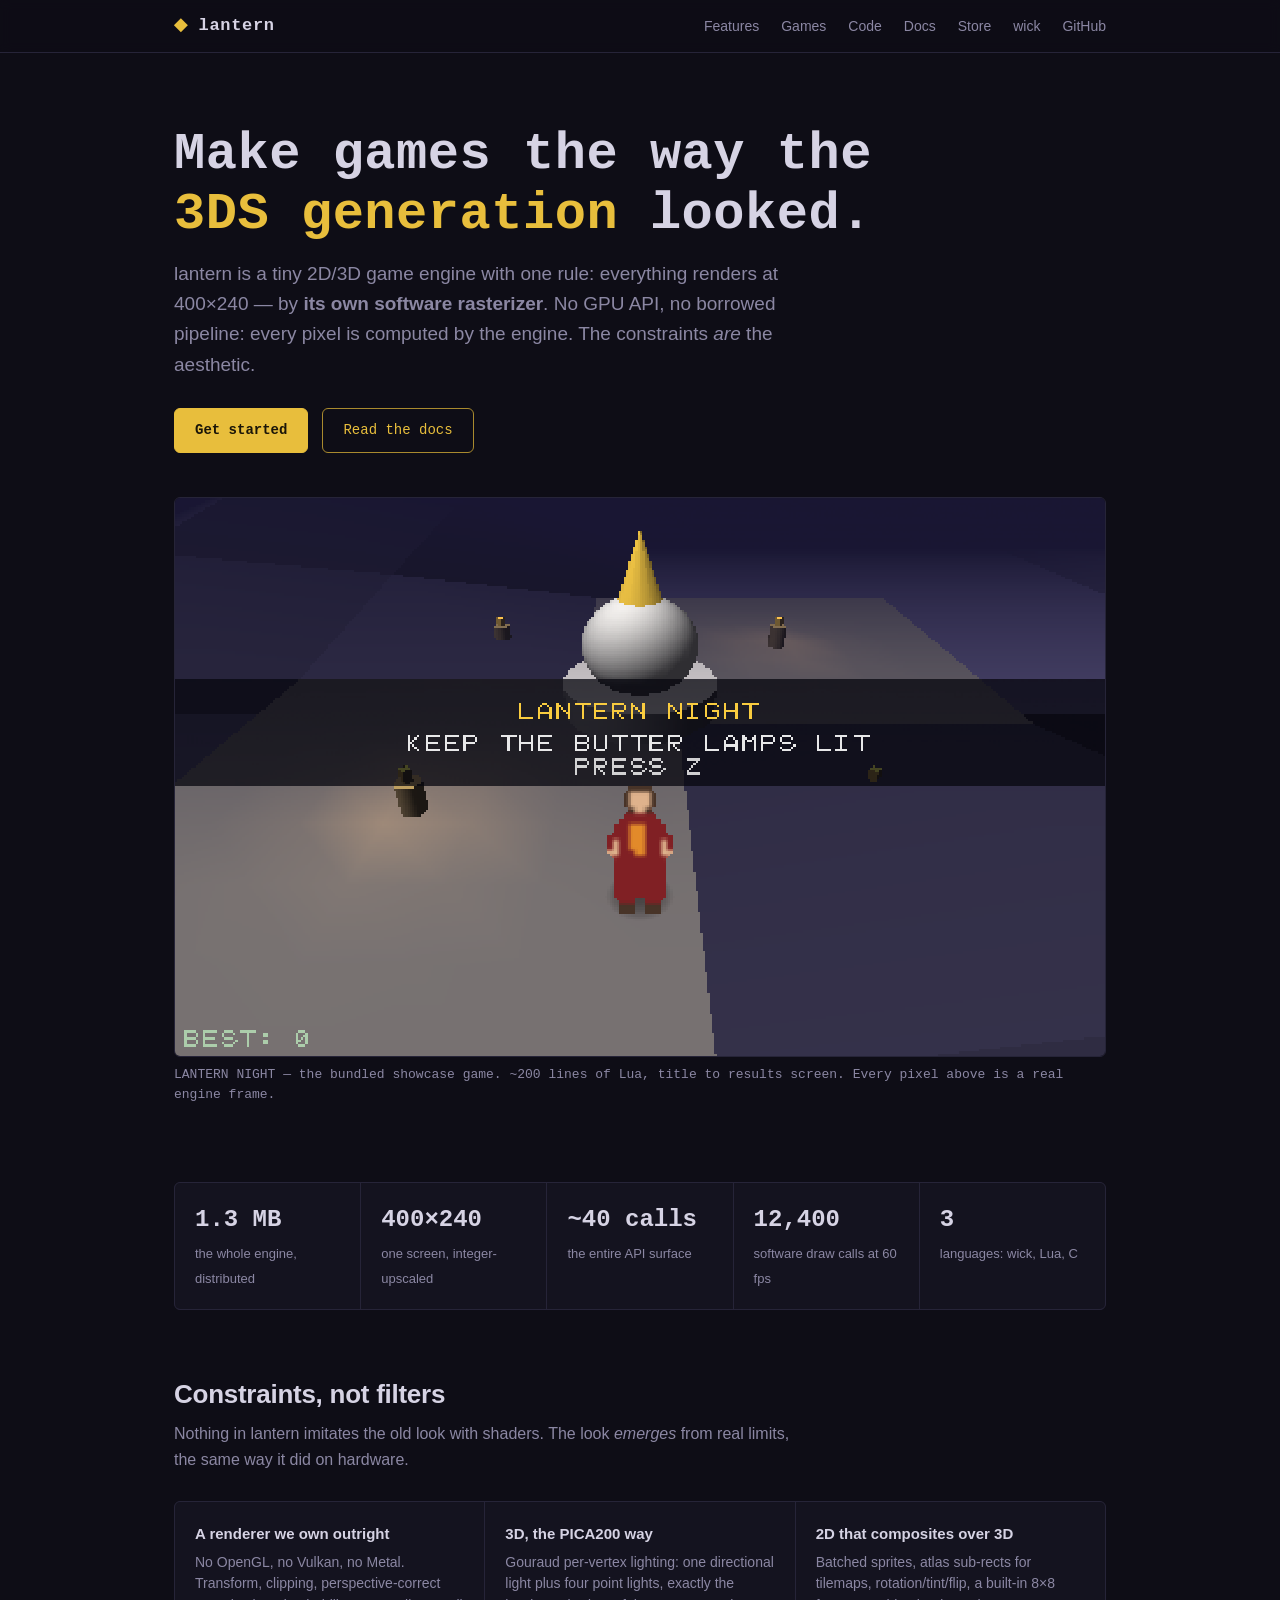
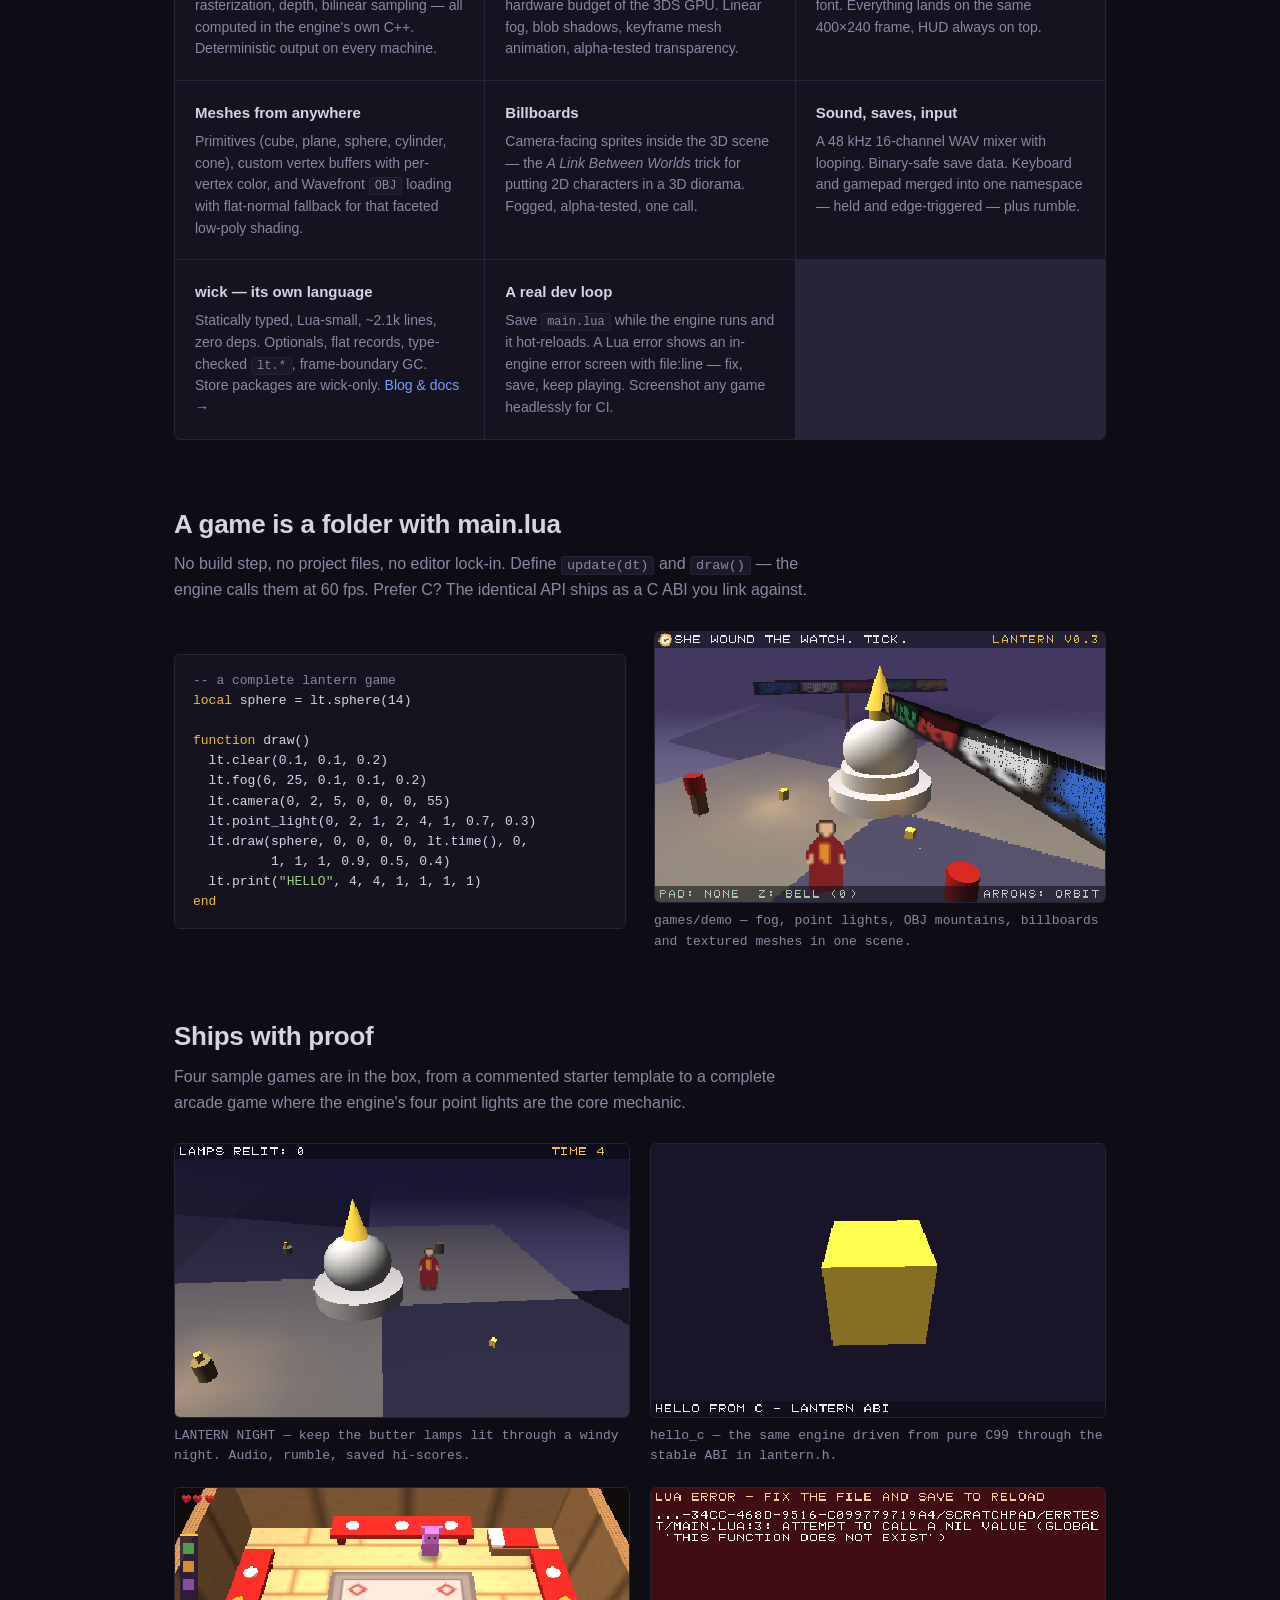
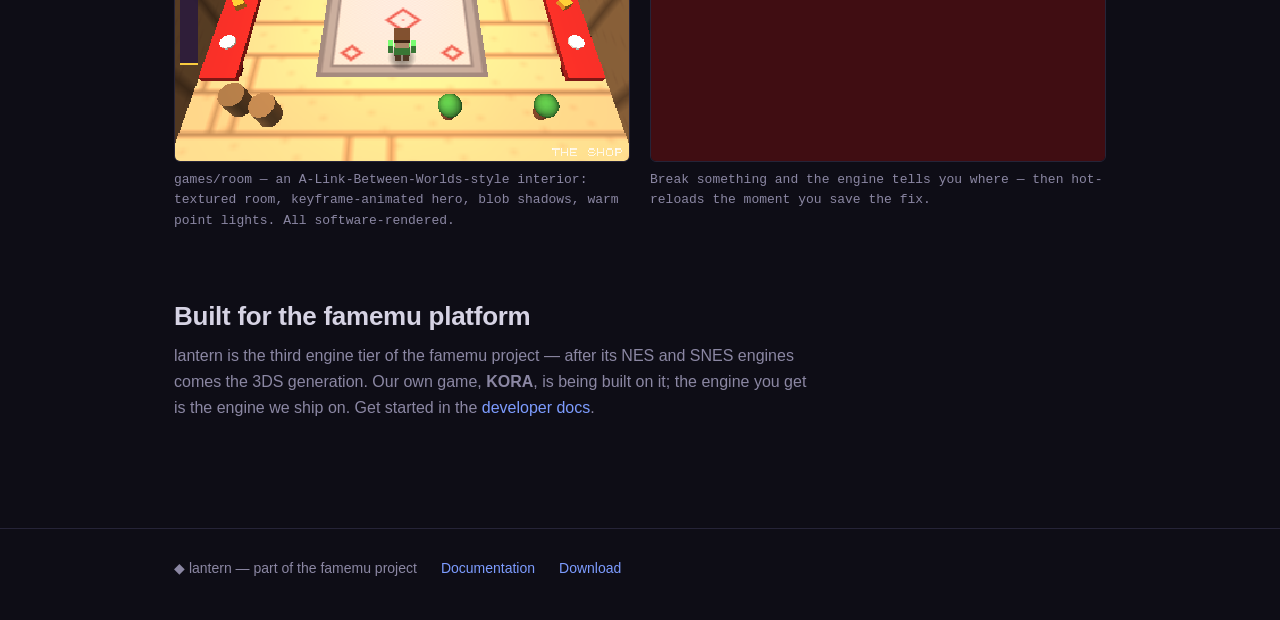
<file: site/index.html>
<!DOCTYPE html>
<html lang="en">
<head>
<meta charset="utf-8">
<meta name="viewport" content="width=device-width, initial-scale=1">
<title>lantern — a 3DS-class 2D/3D game engine</title>
<meta name="description" content="lantern is a tiny game engine for making games that look and feel like the Nintendo 3DS generation: low-poly 3D, pixel-perfect 2D, one 400×240 screen. Lua or C. 1.3 MB.">
<link rel="canonical" href="https://famemu.aulenor.com/">
<meta property="og:type" content="website">
<meta property="og:title" content="lantern — a 3DS-class 2D/3D game engine">
<meta property="og:description" content="Low-poly 3D, pixel-perfect 2D, one 400×240 screen. Lua or C. The whole engine in 1.3 MB.">
<meta property="og:url" content="https://famemu.aulenor.com/">
<meta property="og:image" content="https://famemu.aulenor.com/assets/v06-showcase-title.png">
<meta name="twitter:card" content="summary_large_image">
<link rel="stylesheet" href="style.css">
<link rel="icon" href="data:image/svg+xml,<svg xmlns='http://www.w3.org/2000/svg' viewBox='0 0 16 16'><rect x='5' y='2' width='6' height='3' fill='%23e8be3c'/><rect x='4' y='5' width='8' height='8' fill='%23e8be3c'/><rect x='6' y='7' width='4' height='4' fill='%230e0d16'/></svg>">
</head>
<body>

<header class="site">
  <div class="wrap">
    <a class="brand" href="./"><span class="tip">◆</span> lantern</a>
    <nav class="top">
      <a href="#features">Features</a>
      <a href="#games">Games</a>
      <a href="#code">Code</a>
      <a href="docs/">Docs</a>
      <a href="store/">Store</a>
      <a href="https://wick.famemu.aulenor.com/">wick</a>
      <a href="https://github.com/alikatgh/lantern">GitHub</a>
    </nav>
  </div>
</header>

<div class="wrap">

  <div class="hero">
    <h1>Make games the way the<br><em>3DS generation</em> looked.</h1>
    <p class="sub">lantern is a tiny 2D/3D game engine with one rule: everything
    renders at 400×240 — by <b>its own software rasterizer</b>. No GPU API,
    no borrowed pipeline: every pixel is computed by the engine. The
    constraints <i>are</i> the aesthetic.</p>
    <div class="cta">
      <a class="btn primary" href="docs/#install">Get started</a>
      <a class="btn" href="docs/">Read the docs</a>
    </div>

    <figure class="hero-shot">
      <img class="shot" src="assets/v06-showcase-title.png" width="400" height="240"
           alt="Lantern Night title screen: a monk stands before a stupa at night, butter lamps glowing">
      <figcaption>LANTERN NIGHT — the bundled showcase game. ~200 lines of Lua,
      title to results screen. Every pixel above is a real engine frame.</figcaption>
    </figure>
  </div>

  <div class="stats">
    <div class="stat"><b>1.3 MB</b><span>the whole engine, distributed</span></div>
    <div class="stat"><b>400×240</b><span>one screen, integer-upscaled</span></div>
    <div class="stat"><b>~40 calls</b><span>the entire API surface</span></div>
    <div class="stat"><b>12,400</b><span>software draw calls at 60 fps</span></div>
    <div class="stat"><b>3</b><span>languages: wick, Lua, C</span></div>
  </div>

  <section id="features">
    <h2>Constraints, not filters</h2>
    <p class="lead">Nothing in lantern imitates the old look with shaders.
    The look <i>emerges</i> from real limits, the same way it did on hardware.</p>

    <div class="grid">
      <div class="cell">
        <h3>A renderer we own outright</h3>
        <p>No OpenGL, no Vulkan, no Metal. Transform, clipping,
        perspective-correct rasterization, depth, bilinear sampling —
        all computed in the engine's own C++. Deterministic output on
        every machine.</p>
      </div>
      <div class="cell">
        <h3>3D, the PICA200 way</h3>
        <p>Gouraud per-vertex lighting: one directional light plus four point
        lights, exactly the hardware budget of the 3DS GPU. Linear fog,
        blob shadows, keyframe mesh animation, alpha-tested transparency.</p>
      </div>
      <div class="cell">
        <h3>2D that composites over 3D</h3>
        <p>Batched sprites, atlas sub-rects for tilemaps, rotation/tint/flip,
        a built-in 8×8 font. Everything lands on the same 400×240 frame,
        HUD always on top.</p>
      </div>
      <div class="cell">
        <h3>Meshes from anywhere</h3>
        <p>Primitives (cube, plane, sphere, cylinder, cone), custom vertex
        buffers with per-vertex color, and Wavefront <code>OBJ</code> loading
        with flat-normal fallback for that faceted low-poly shading.</p>
      </div>
      <div class="cell">
        <h3>Billboards</h3>
        <p>Camera-facing sprites inside the 3D scene — the
        <i>A&nbsp;Link Between Worlds</i> trick for putting 2D characters in a
        3D diorama. Fogged, alpha-tested, one call.</p>
      </div>
      <div class="cell">
        <h3>Sound, saves, input</h3>
        <p>A 48 kHz 16-channel WAV mixer with looping. Binary-safe save data.
        Keyboard and gamepad merged into one namespace — held and
        edge-triggered — plus rumble.</p>
      </div>
      <div class="cell">
        <h3>wick — its own language</h3>
        <p>Statically typed, Lua-small, ~2.1k lines, zero deps. Optionals,
        flat records, type-checked <code>lt.*</code>, frame-boundary GC.
        Store packages are wick-only.
        <a href="https://wick.famemu.aulenor.com/docs/blog/">Blog &amp; docs →</a></p>
      </div>
      <div class="cell">
        <h3>A real dev loop</h3>
        <p>Save <code>main.lua</code> while the engine runs and it hot-reloads.
        A Lua error shows an in-engine error screen with file:line — fix,
        save, keep playing. Screenshot any game headlessly for CI.</p>
      </div>
    </div>
  </section>

  <section id="code">
    <h2>A game is a folder with main.lua</h2>
    <p class="lead">No build step, no project files, no editor lock-in.
    Define <code>update(dt)</code> and <code>draw()</code> — the engine calls
    them at 60 fps. Prefer C? The identical API ships as a C ABI you link
    against.</p>

    <div class="cols">
      <pre><code><span class="c">-- a complete lantern game</span>
<span class="k">local</span> sphere = lt.sphere(14)

<span class="k">function</span> draw()
  lt.clear(0.1, 0.1, 0.2)
  lt.fog(6, 25, 0.1, 0.1, 0.2)
  lt.camera(0, 2, 5, 0, 0, 0, 55)
  lt.point_light(0, 2, 1, 2, 4, 1, 0.7, 0.3)
  lt.draw(sphere, 0, 0, 0, 0, lt.time(), 0,
          1, 1, 1, 0.9, 0.5, 0.4)
  lt.print(<span class="s">"HELLO"</span>, 4, 4, 1, 1, 1, 1)
<span class="k">end</span></code></pre>
      <figure>
        <img class="shot" src="assets/v06-demo.png" width="400" height="240"
             alt="Monastery at dusk demo: stupa, prayer flags, fog, butter lamp light pools">
        <figcaption>games/demo — fog, point lights, OBJ mountains,
        billboards and textured meshes in one scene.</figcaption>
      </figure>
    </div>
  </section>

  <section id="games">
    <h2>Ships with proof</h2>
    <p class="lead">Four sample games are in the box, from a commented
    starter template to a complete arcade game where the engine's four
    point lights are the core mechanic.</p>

    <div class="gallery">
      <figure>
        <img class="shot" src="assets/v06-showcase-play.png" width="400" height="240"
             alt="Lantern Night gameplay: monk near the stupa, one lamp blown out">
        <figcaption>LANTERN NIGHT — keep the butter lamps lit through a
        windy night. Audio, rumble, saved hi-scores.</figcaption>
      </figure>
      <figure>
        <img class="shot" src="assets/v06-hello-c.png" width="400" height="240"
             alt="hello_c: a gouraud-lit gold cube rendered from pure C">
        <figcaption>hello_c — the same engine driven from pure C99
        through the stable ABI in lantern.h.</figcaption>
      </figure>
      <figure>
        <img class="shot" src="assets/v06-room.png" width="400" height="240"
             alt="The Shop: a warm wooden interior with red benches, a carpet, a purple shopkeeper and an animated hero">
        <figcaption>games/room — an A-Link-Between-Worlds-style interior:
        textured room, keyframe-animated hero, blob shadows, warm point
        lights. All software-rendered.</figcaption>
      </figure>
      <figure>
        <img class="shot" src="assets/v04-error-screen.png" width="400" height="240"
             alt="In-engine Lua error screen showing file, line and message">
        <figcaption>Break something and the engine tells you where —
        then hot-reloads the moment you save the fix.</figcaption>
      </figure>
    </div>
  </section>

  <section>
    <h2>Built for the famemu platform</h2>
    <p class="lead">lantern is the third engine tier of the famemu project —
    after its NES and SNES engines comes the 3DS generation. Our own game,
    <b>KORA</b>, is being built on it; the engine you get is the engine we
    ship on. Get started in the <a href="docs/">developer docs</a>.</p>
  </section>

</div>

<footer class="site">
  <div class="wrap">
    <span>◆ lantern — part of the famemu project</span>
    <a href="docs/">Documentation</a>
    <a href="docs/#dist">Download</a>
  </div>
</footer>

</body>
</html>
</file>
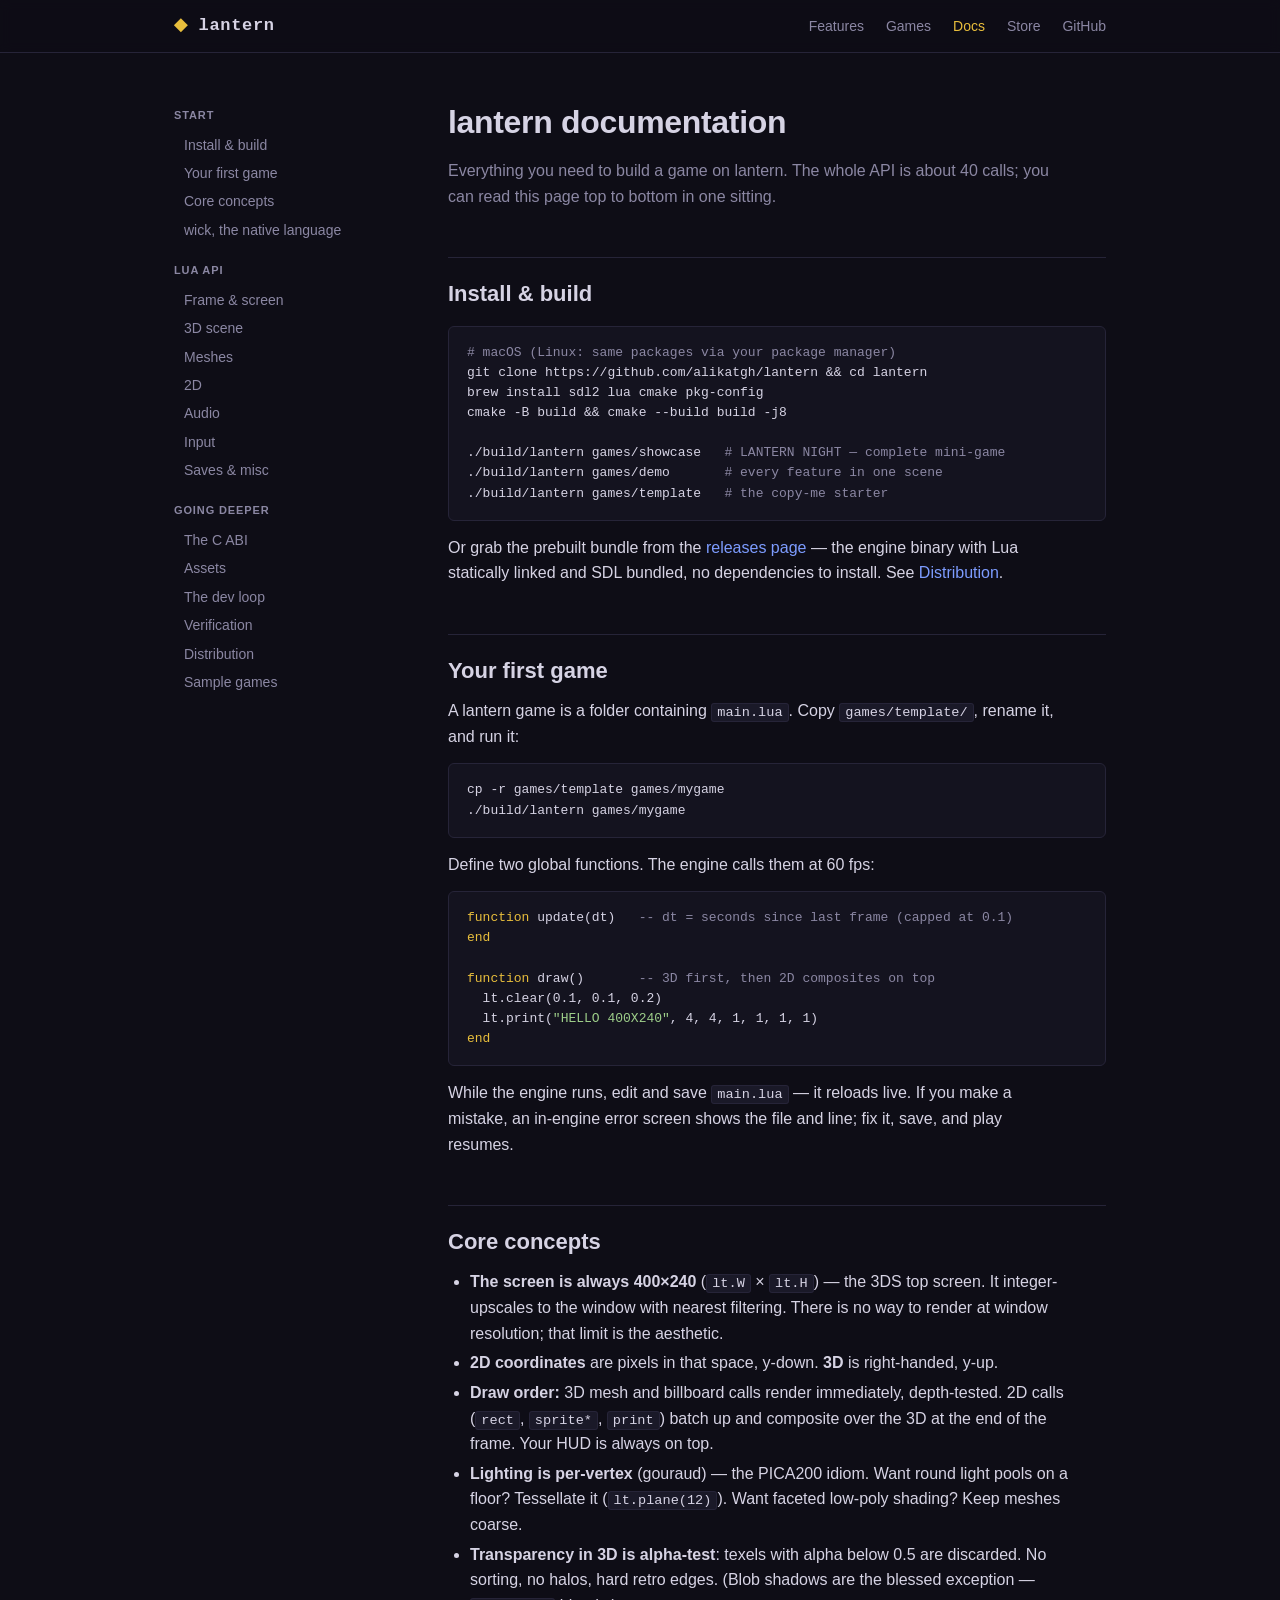
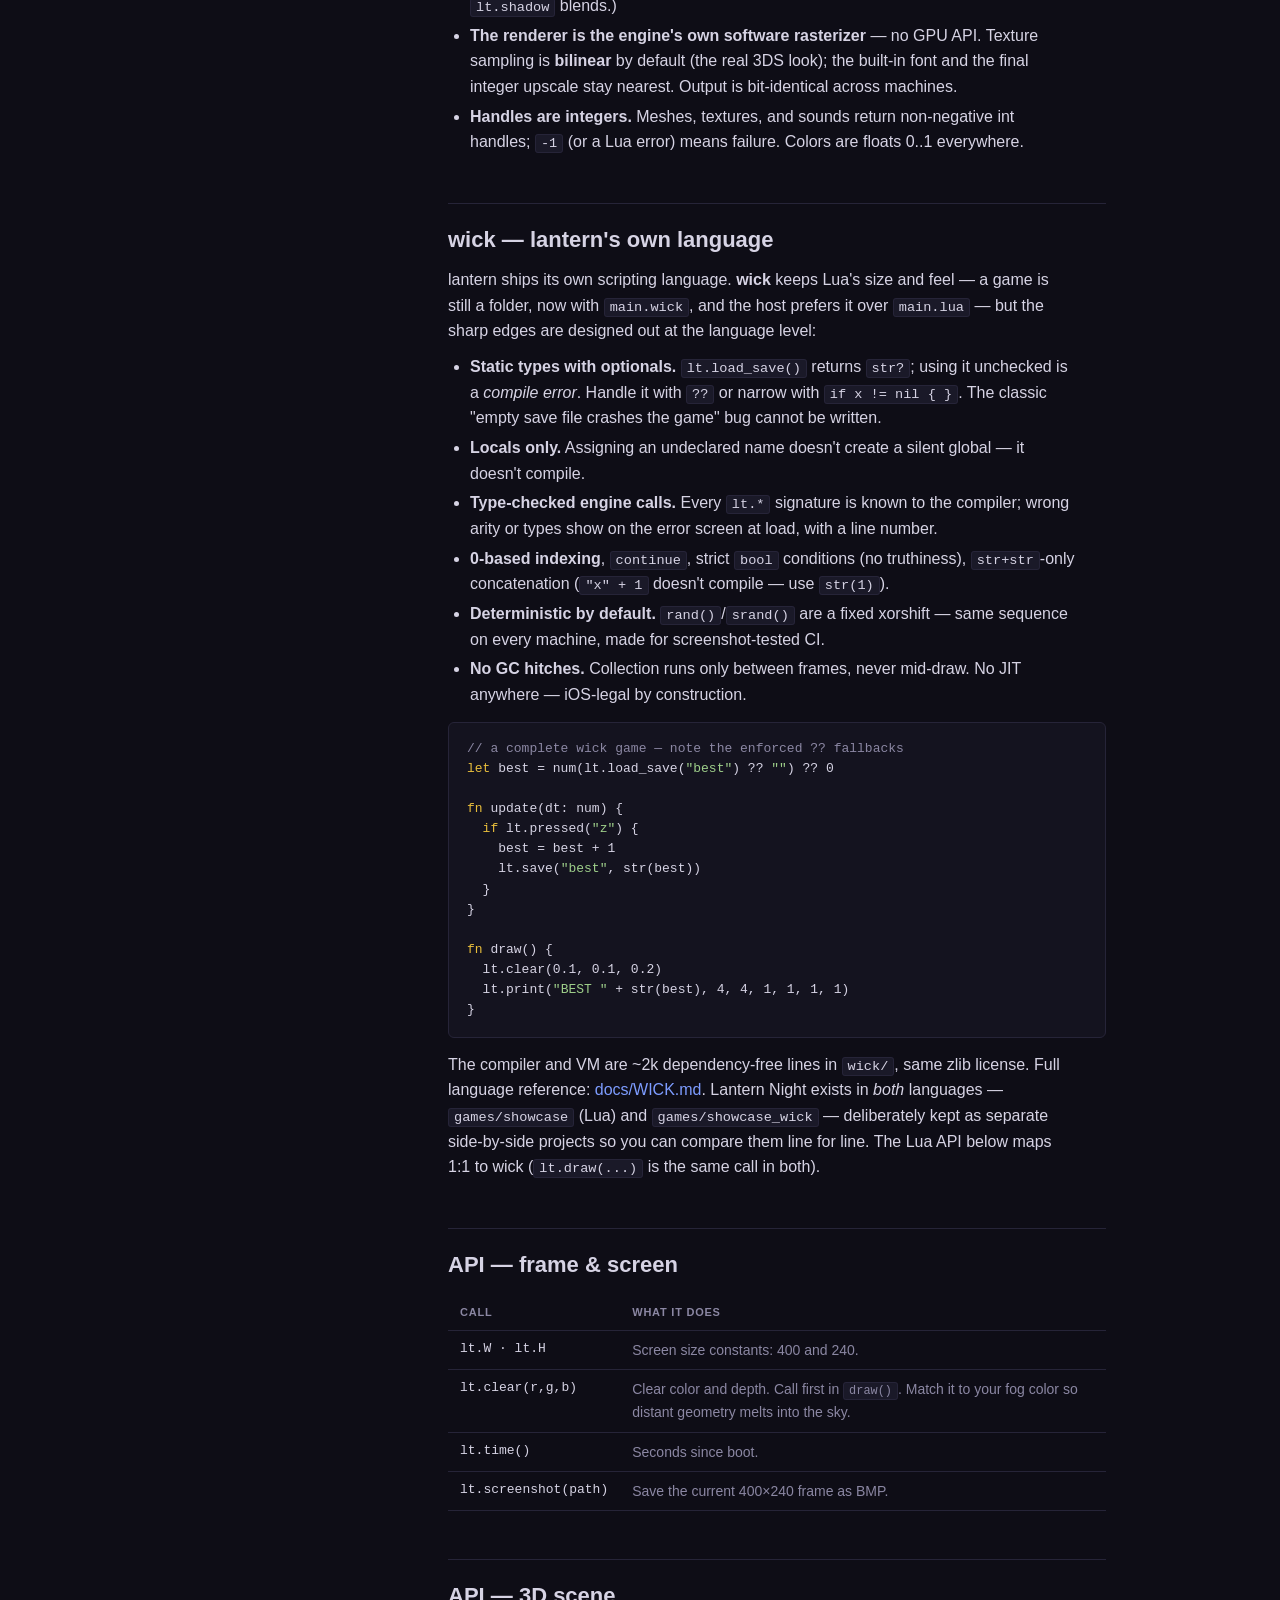
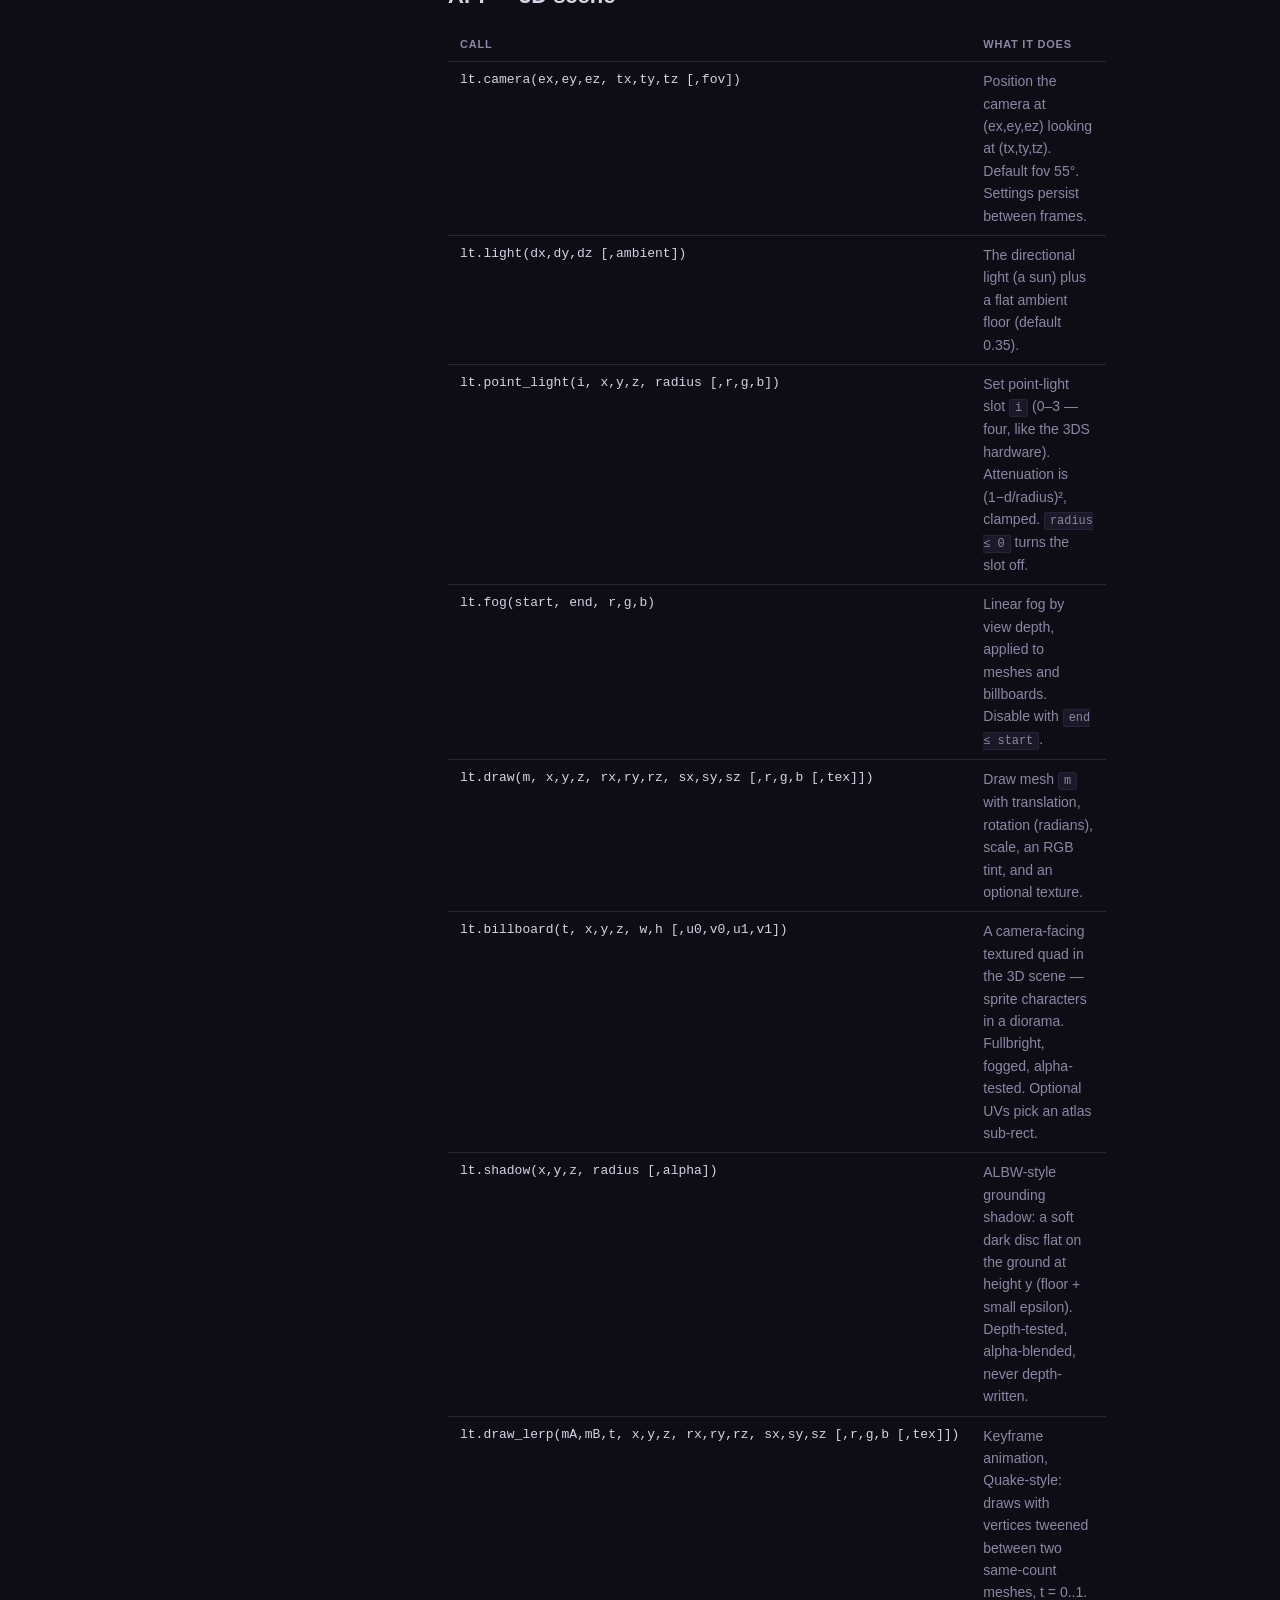
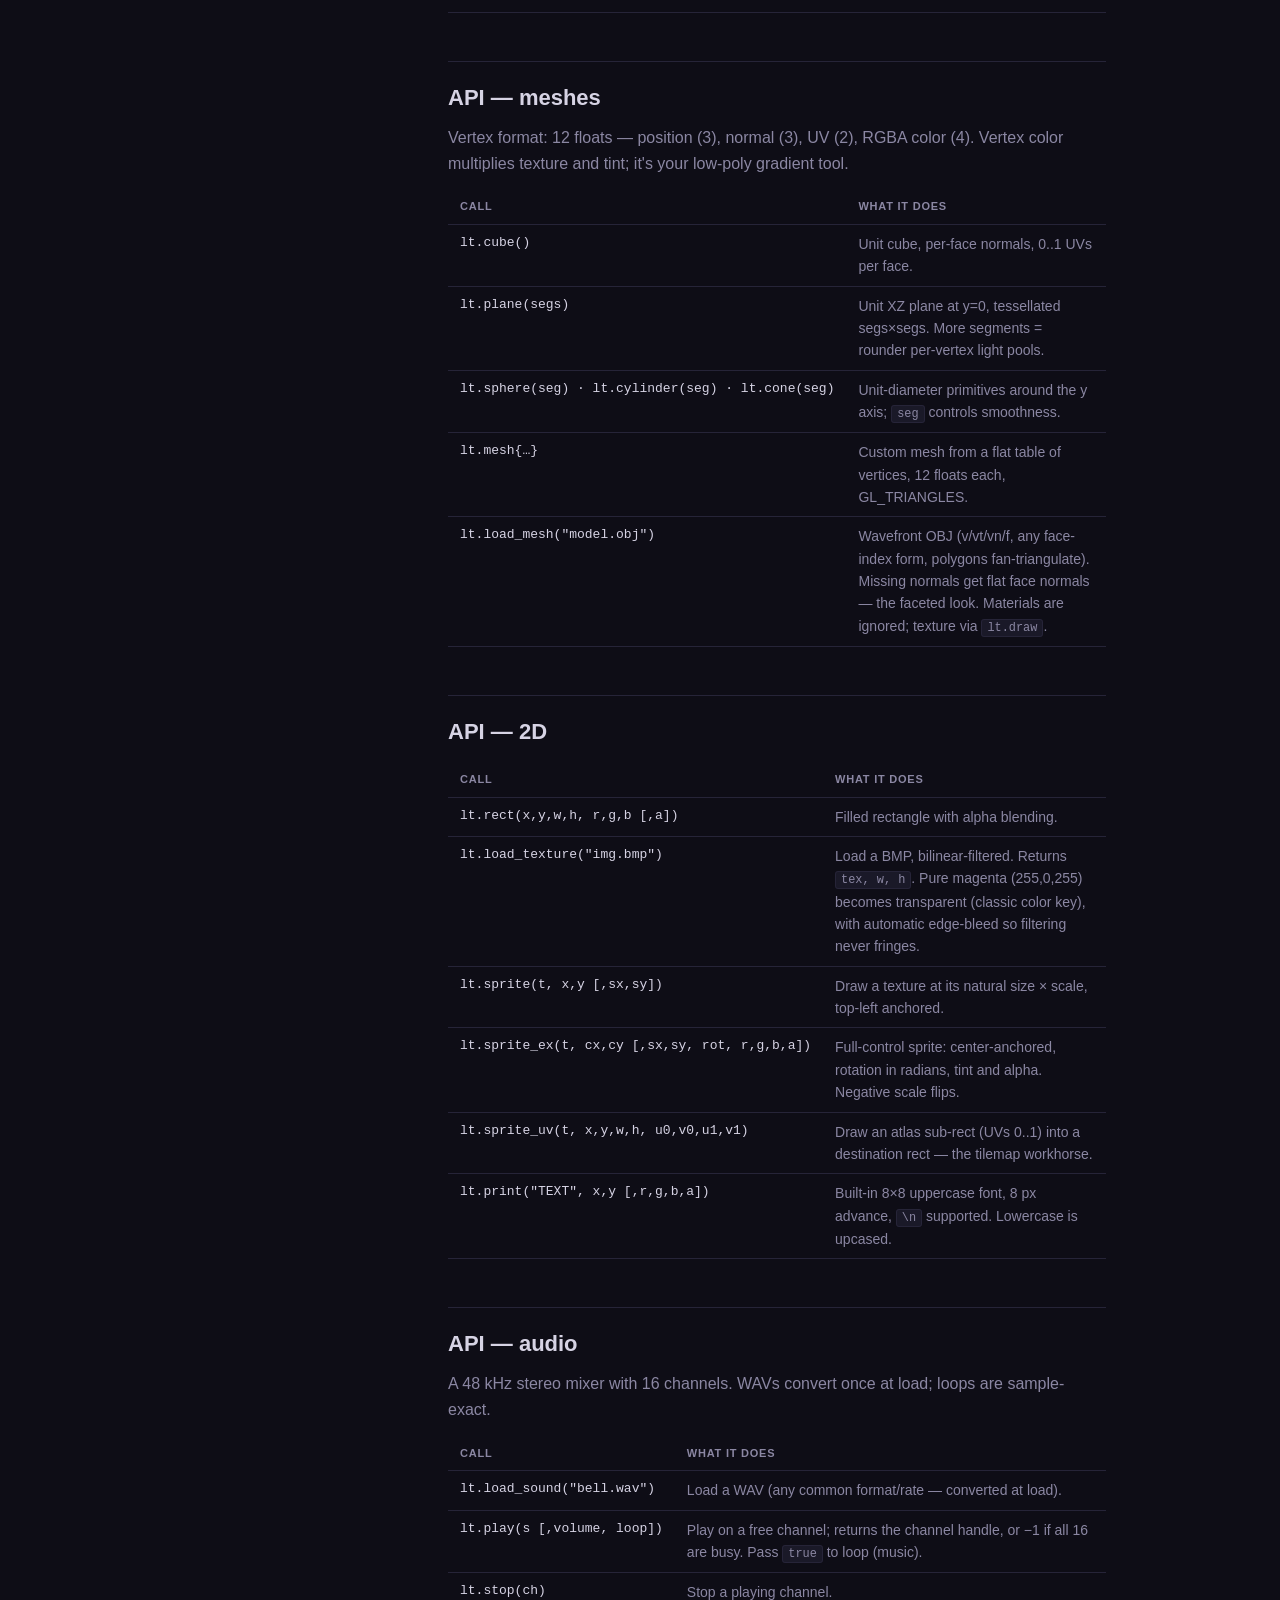
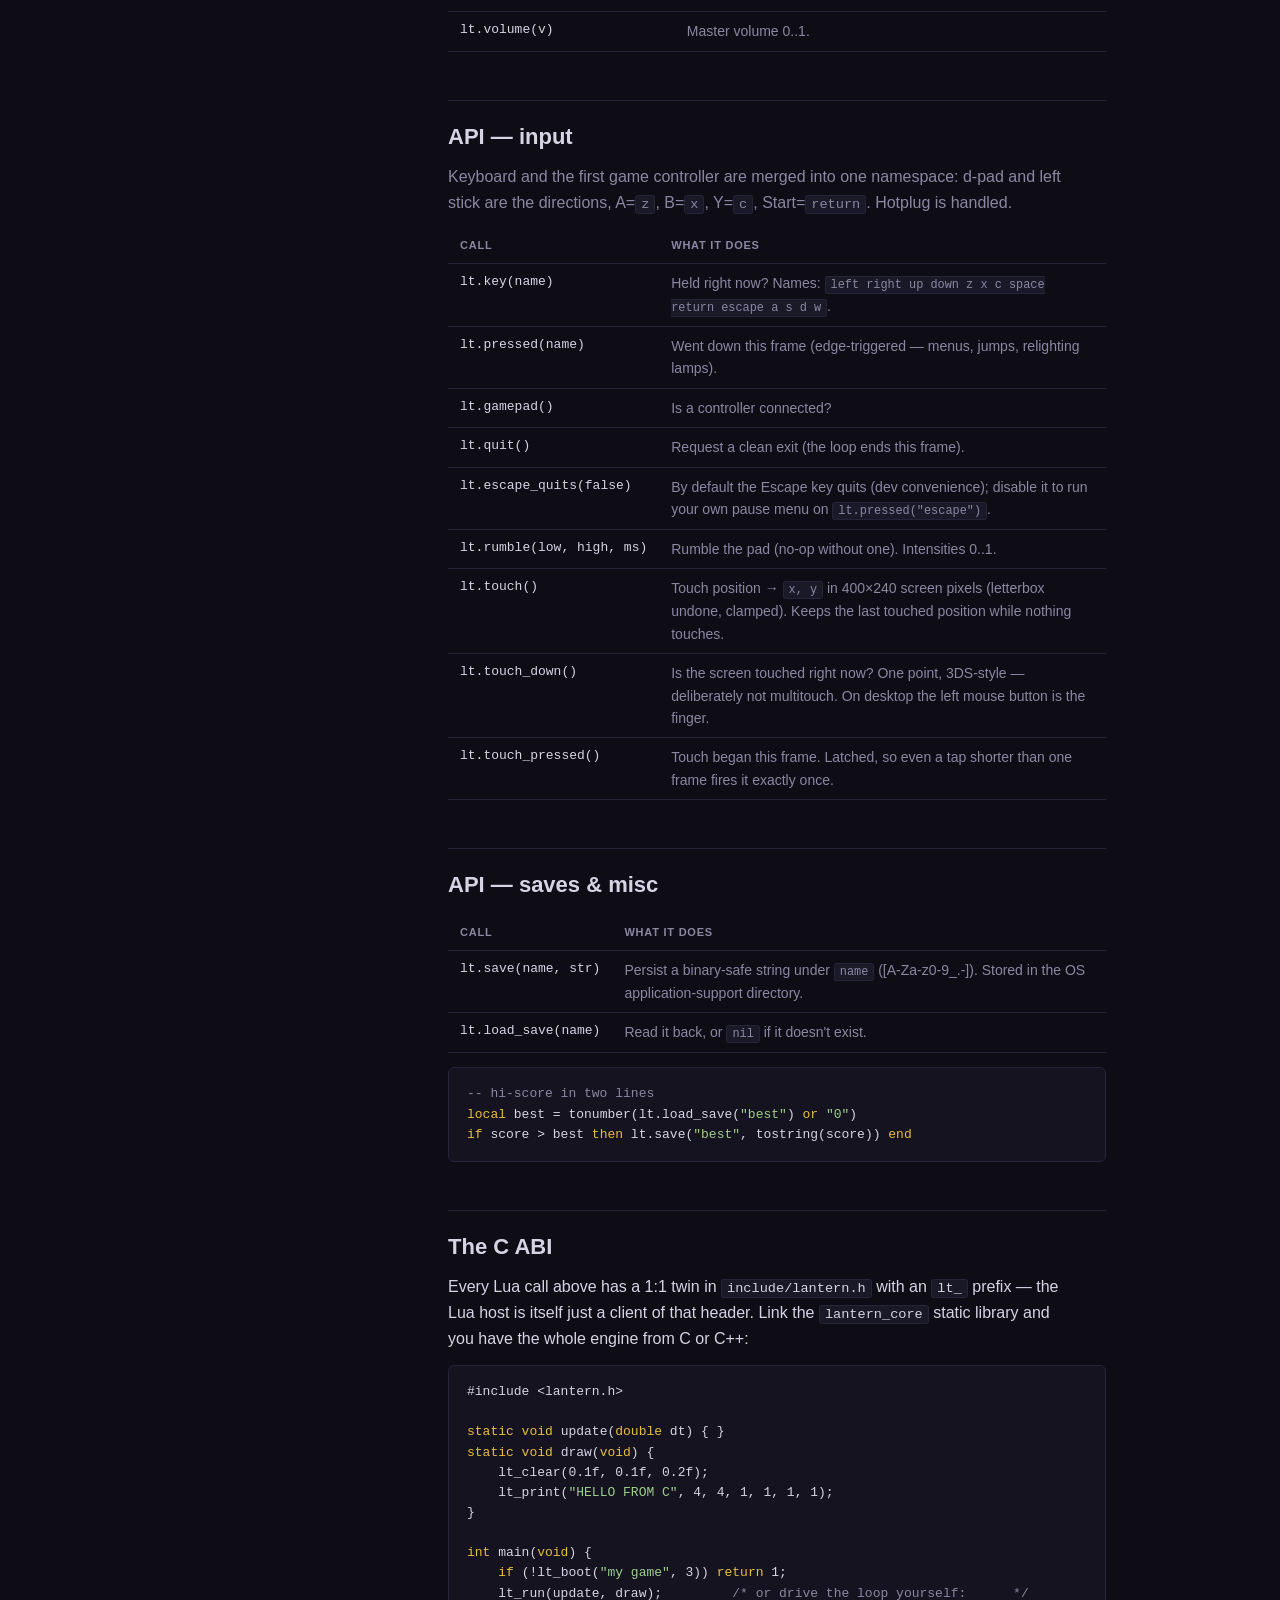
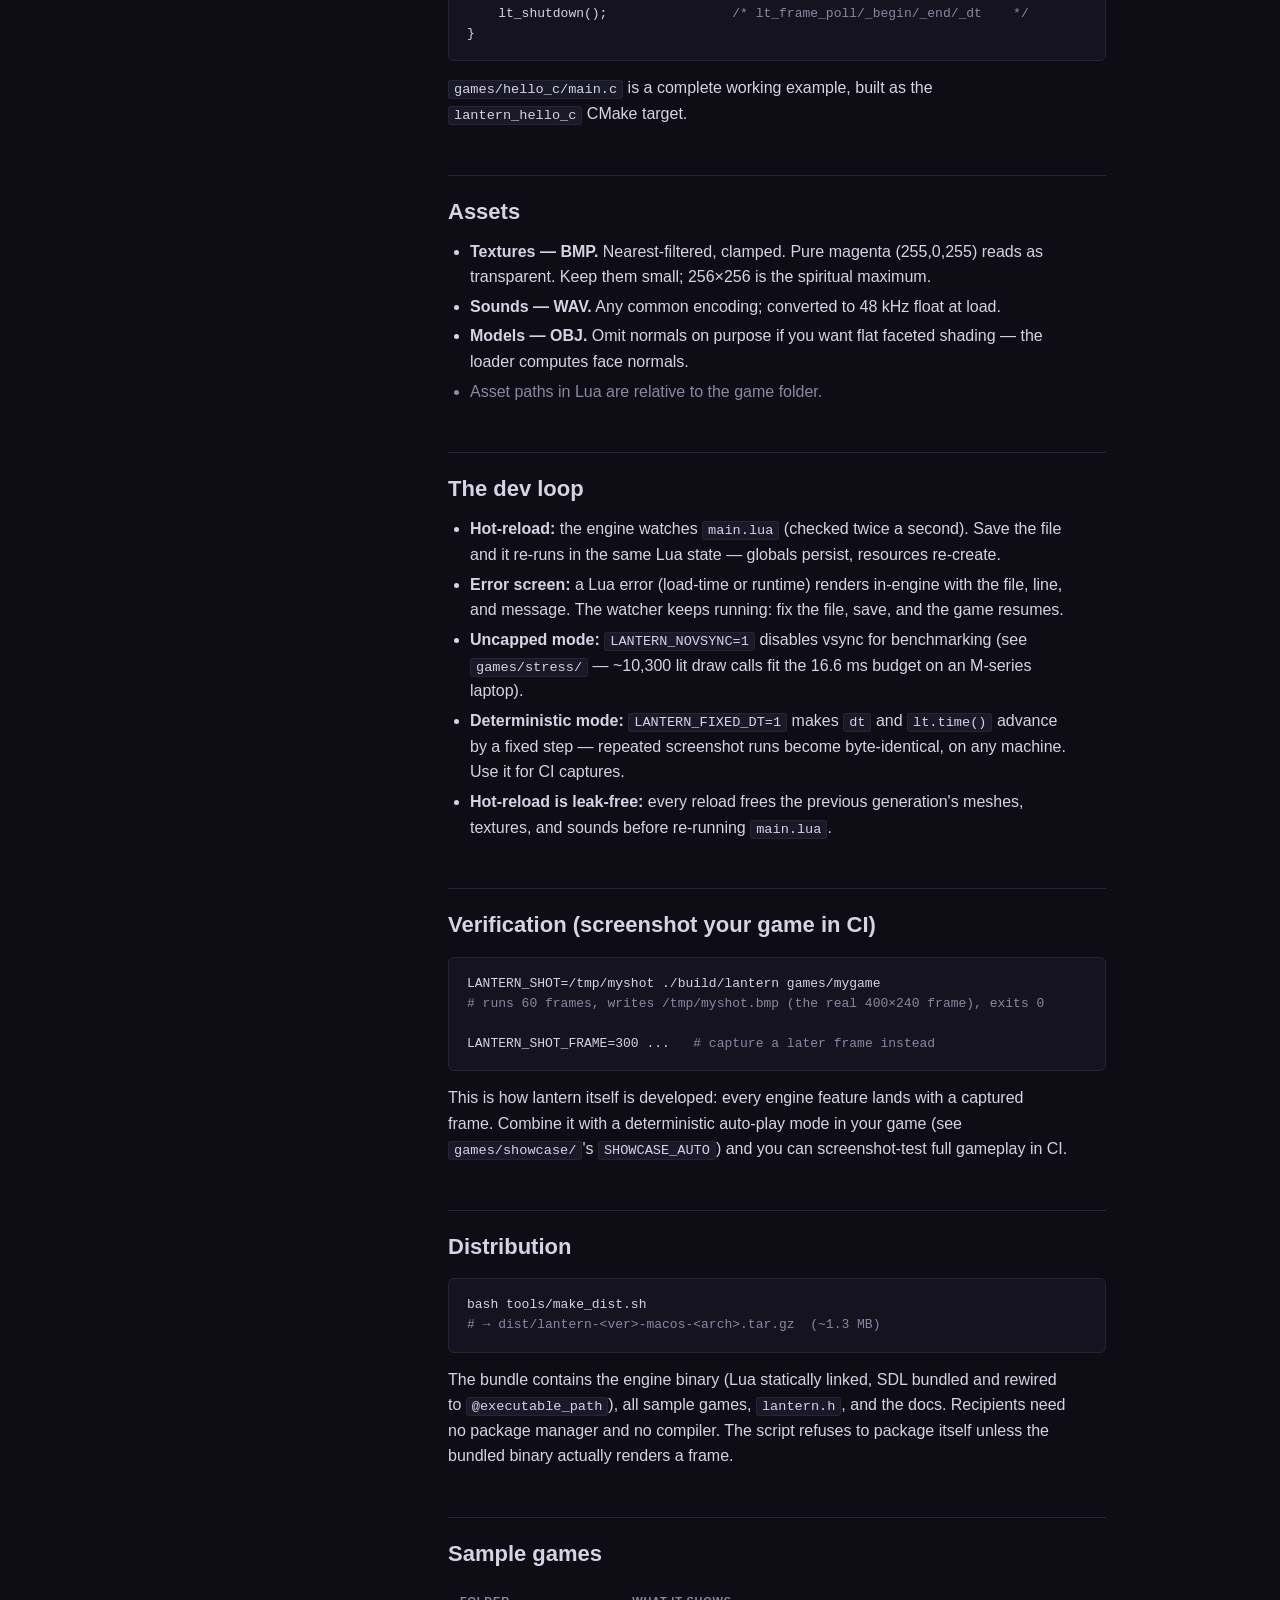
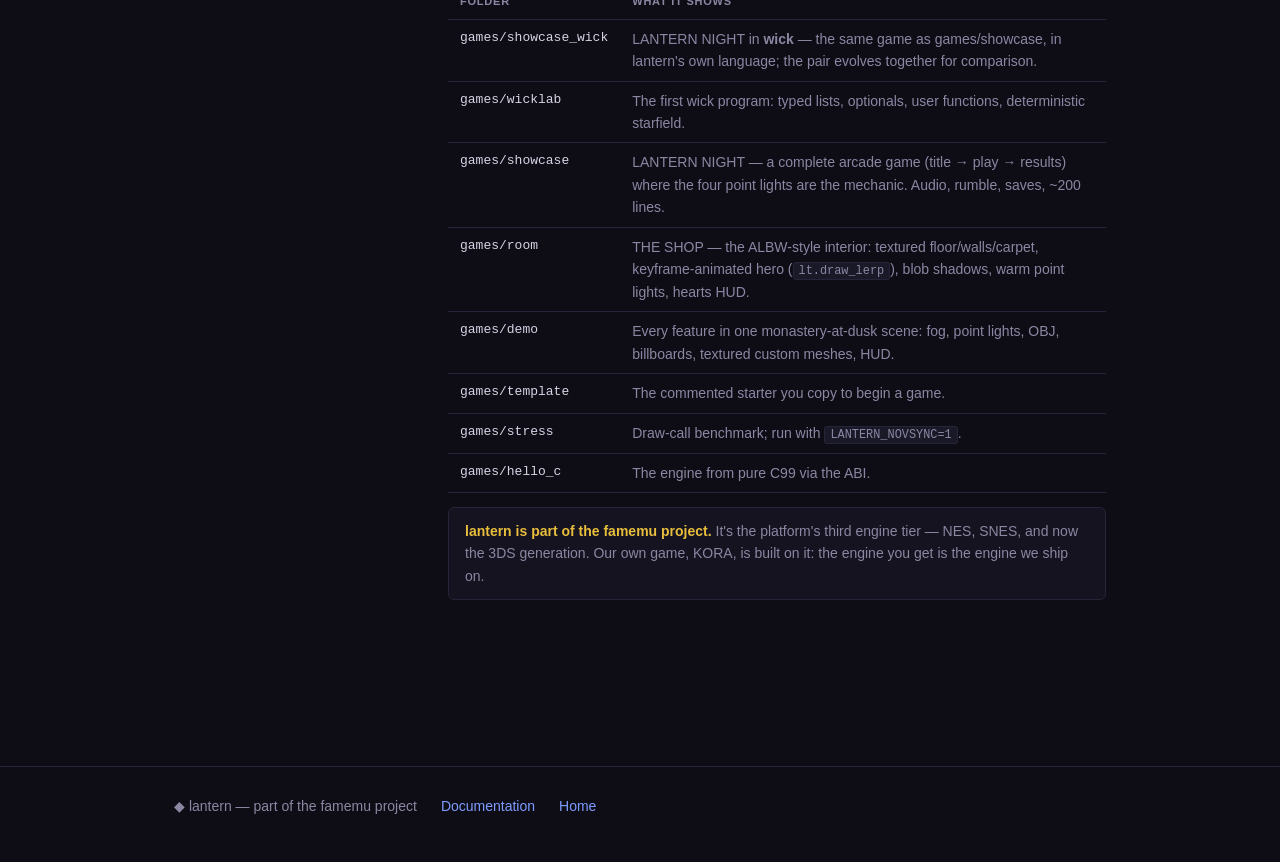
<file: site/docs/index.html>
<!DOCTYPE html>
<html lang="en">
<head>
<meta charset="utf-8">
<meta name="viewport" content="width=device-width, initial-scale=1">
<title>lantern docs — developer documentation</title>
<meta name="description" content="Developer documentation for the lantern game engine: install, first game, complete Lua API reference, C ABI, assets, dev loop, distribution.">
<link rel="canonical" href="https://famemu.aulenor.com/docs/">
<meta property="og:type" content="website">
<meta property="og:title" content="lantern docs — developer documentation">
<meta property="og:description" content="Install, your first game, the complete ~40-call Lua API, the C ABI, assets, dev loop, and distribution.">
<meta property="og:url" content="https://famemu.aulenor.com/docs/">
<meta property="og:image" content="https://famemu.aulenor.com/assets/v06-showcase-title.png">
<meta name="twitter:card" content="summary_large_image">
<link rel="stylesheet" href="../style.css">
<link rel="icon" href="data:image/svg+xml,<svg xmlns='http://www.w3.org/2000/svg' viewBox='0 0 16 16'><rect x='5' y='2' width='6' height='3' fill='%23e8be3c'/><rect x='4' y='5' width='8' height='8' fill='%23e8be3c'/><rect x='6' y='7' width='4' height='4' fill='%230e0d16'/></svg>">
</head>
<body>

<header class="site">
  <div class="wrap">
    <a class="brand" href="../"><span class="tip">◆</span> lantern</a>
    <nav class="top">
      <a href="../#features">Features</a>
      <a href="../#games">Games</a>
      <a href="./" class="active">Docs</a>
      <a href="../store/">Store</a>
      <a href="https://github.com/alikatgh/lantern">GitHub</a>
    </nav>
  </div>
</header>

<div class="wrap docs">

<aside class="toc">
  <h4>Start</h4>
  <a href="#install">Install &amp; build</a>
  <a href="#first-game">Your first game</a>
  <a href="#concepts">Core concepts</a>
  <a href="#wick">wick, the native language</a>
  <h4>Lua API</h4>
  <a href="#api-frame">Frame &amp; screen</a>
  <a href="#api-3d">3D scene</a>
  <a href="#api-mesh">Meshes</a>
  <a href="#api-2d">2D</a>
  <a href="#api-audio">Audio</a>
  <a href="#api-input">Input</a>
  <a href="#api-save">Saves &amp; misc</a>
  <h4>Going deeper</h4>
  <a href="#c-abi">The C ABI</a>
  <a href="#assets">Assets</a>
  <a href="#devloop">The dev loop</a>
  <a href="#verify">Verification</a>
  <a href="#dist">Distribution</a>
  <a href="#samples">Sample games</a>
</aside>

<main class="doc">

<h1>lantern documentation</h1>
<p class="dim">Everything you need to build a game on lantern. The whole API
is about 40 calls; you can read this page top to bottom in one sitting.</p>

<h2 id="install">Install &amp; build</h2>
<pre><code><span class="c"># macOS (Linux: same packages via your package manager)</span>
git clone https://github.com/alikatgh/lantern &amp;&amp; cd lantern
brew install sdl2 lua cmake pkg-config
cmake -B build &amp;&amp; cmake --build build -j8

./build/lantern games/showcase   <span class="c"># LANTERN NIGHT — complete mini-game</span>
./build/lantern games/demo       <span class="c"># every feature in one scene</span>
./build/lantern games/template   <span class="c"># the copy-me starter</span></code></pre>
<p>Or grab the prebuilt bundle from the
<a href="https://github.com/alikatgh/lantern/releases">releases page</a> —
the engine binary with Lua statically linked and SDL bundled, no
dependencies to install. See <a href="#dist">Distribution</a>.</p>

<h2 id="first-game">Your first game</h2>
<p>A lantern game is a folder containing <code>main.lua</code>. Copy
<code>games/template/</code>, rename it, and run it:</p>
<pre><code>cp -r games/template games/mygame
./build/lantern games/mygame</code></pre>
<p>Define two global functions. The engine calls them at 60 fps:</p>
<pre><code><span class="k">function</span> update(dt)   <span class="c">-- dt = seconds since last frame (capped at 0.1)</span>
<span class="k">end</span>

<span class="k">function</span> draw()       <span class="c">-- 3D first, then 2D composites on top</span>
  lt.clear(0.1, 0.1, 0.2)
  lt.print(<span class="s">"HELLO 400X240"</span>, 4, 4, 1, 1, 1, 1)
<span class="k">end</span></code></pre>
<p>While the engine runs, edit and save <code>main.lua</code> — it reloads
live. If you make a mistake, an in-engine error screen shows the file and
line; fix it, save, and play resumes.</p>

<h2 id="concepts">Core concepts</h2>
<ul>
  <li><b>The screen is always 400×240</b> (<code>lt.W</code> ×
  <code>lt.H</code>) — the 3DS top screen. It integer-upscales to the
  window with nearest filtering. There is no way to render at window
  resolution; that limit is the aesthetic.</li>
  <li><b>2D coordinates</b> are pixels in that space, y-down.
  <b>3D</b> is right-handed, y-up.</li>
  <li><b>Draw order:</b> 3D mesh and billboard calls render immediately,
  depth-tested. 2D calls (<code>rect</code>, <code>sprite*</code>,
  <code>print</code>) batch up and composite over the 3D at the end of the
  frame. Your HUD is always on top.</li>
  <li><b>Lighting is per-vertex</b> (gouraud) — the PICA200 idiom. Want
  round light pools on a floor? Tessellate it (<code>lt.plane(12)</code>).
  Want faceted low-poly shading? Keep meshes coarse.</li>
  <li><b>Transparency in 3D is alpha-test</b>: texels with alpha below 0.5
  are discarded. No sorting, no halos, hard retro edges. (Blob shadows are
  the blessed exception — <code>lt.shadow</code> blends.)</li>
  <li><b>The renderer is the engine's own software rasterizer</b> — no GPU
  API. Texture sampling is <b>bilinear</b> by default (the real 3DS look);
  the built-in font and the final integer upscale stay nearest. Output is
  bit-identical across machines.</li>
  <li><b>Handles are integers.</b> Meshes, textures, and sounds return
  non-negative int handles; <code>-1</code> (or a Lua error) means failure.
  Colors are floats 0..1 everywhere.</li>
</ul>

<h2 id="wick">wick — lantern's own language</h2>
<p>lantern ships its own scripting language. <b>wick</b> keeps Lua's size
and feel — a game is still a folder, now with <code>main.wick</code>, and
the host prefers it over <code>main.lua</code> — but the sharp edges are
designed out at the language level:</p>
<ul>
  <li><b>Static types with optionals.</b> <code>lt.load_save()</code>
  returns <code>str?</code>; using it unchecked is a <i>compile error</i>.
  Handle it with <code>??</code> or narrow with
  <code>if x != nil { }</code>. The classic "empty save file crashes the
  game" bug cannot be written.</li>
  <li><b>Locals only.</b> Assigning an undeclared name doesn't create a
  silent global — it doesn't compile.</li>
  <li><b>Type-checked engine calls.</b> Every <code>lt.*</code> signature
  is known to the compiler; wrong arity or types show on the error screen
  at load, with a line number.</li>
  <li><b>0-based indexing</b>, <code>continue</code>, strict
  <code>bool</code> conditions (no truthiness), <code>str+str</code>-only
  concatenation (<code>"x" + 1</code> doesn't compile — use
  <code>str(1)</code>).</li>
  <li><b>Deterministic by default.</b> <code>rand()</code>/<code>srand()</code>
  are a fixed xorshift — same sequence on every machine, made for
  screenshot-tested CI.</li>
  <li><b>No GC hitches.</b> Collection runs only between frames, never
  mid-draw. No JIT anywhere — iOS-legal by construction.</li>
</ul>
<pre><code><span class="c">// a complete wick game — note the enforced ?? fallbacks</span>
<span class="k">let</span> best = num(lt.load_save(<span class="s">"best"</span>) ?? <span class="s">""</span>) ?? 0

<span class="k">fn</span> update(dt: num) {
  <span class="k">if</span> lt.pressed(<span class="s">"z"</span>) {
    best = best + 1
    lt.save(<span class="s">"best"</span>, str(best))
  }
}

<span class="k">fn</span> draw() {
  lt.clear(0.1, 0.1, 0.2)
  lt.print(<span class="s">"BEST "</span> + str(best), 4, 4, 1, 1, 1, 1)
}</code></pre>
<p>The compiler and VM are ~2k dependency-free lines in
<code>wick/</code>, same zlib license. Full language reference:
<a href="https://github.com/alikatgh/lantern/blob/main/docs/WICK.md">docs/WICK.md</a>.
Lantern Night exists in <i>both</i> languages — <code>games/showcase</code>
(Lua) and <code>games/showcase_wick</code> — deliberately kept as separate
side-by-side projects so you can compare them line for line. The Lua API
below maps 1:1 to wick (<code>lt.draw(...)</code> is the same call in
both).</p>

<h2 id="api-frame">API — frame &amp; screen</h2>
<table class="api">
  <tr><th>Call</th><th>What it does</th></tr>
  <tr><td>lt.W · lt.H</td><td>Screen size constants: 400 and 240.</td></tr>
  <tr><td>lt.clear(r,g,b)</td><td>Clear color and depth. Call first in <code>draw()</code>. Match it to your fog color so distant geometry melts into the sky.</td></tr>
  <tr><td>lt.time()</td><td>Seconds since boot.</td></tr>
  <tr><td>lt.screenshot(path)</td><td>Save the current 400×240 frame as BMP.</td></tr>
</table>

<h2 id="api-3d">API — 3D scene</h2>
<table class="api">
  <tr><th>Call</th><th>What it does</th></tr>
  <tr><td>lt.camera(ex,ey,ez, tx,ty,tz [,fov])</td><td>Position the camera at (ex,ey,ez) looking at (tx,ty,tz). Default fov 55°. Settings persist between frames.</td></tr>
  <tr><td>lt.light(dx,dy,dz [,ambient])</td><td>The directional light (a sun) plus a flat ambient floor (default 0.35).</td></tr>
  <tr><td>lt.point_light(i, x,y,z, radius [,r,g,b])</td><td>Set point-light slot <code>i</code> (0–3 — four, like the 3DS hardware). Attenuation is (1−d/radius)², clamped. <code>radius ≤ 0</code> turns the slot off.</td></tr>
  <tr><td>lt.fog(start, end, r,g,b)</td><td>Linear fog by view depth, applied to meshes and billboards. Disable with <code>end ≤ start</code>.</td></tr>
  <tr><td>lt.draw(m, x,y,z, rx,ry,rz, sx,sy,sz [,r,g,b [,tex]])</td><td>Draw mesh <code>m</code> with translation, rotation (radians), scale, an RGB tint, and an optional texture.</td></tr>
  <tr><td>lt.billboard(t, x,y,z, w,h [,u0,v0,u1,v1])</td><td>A camera-facing textured quad in the 3D scene — sprite characters in a diorama. Fullbright, fogged, alpha-tested. Optional UVs pick an atlas sub-rect.</td></tr>
  <tr><td>lt.shadow(x,y,z, radius [,alpha])</td><td>ALBW-style grounding shadow: a soft dark disc flat on the ground at height y (floor + small epsilon). Depth-tested, alpha-blended, never depth-written.</td></tr>
  <tr><td>lt.draw_lerp(mA,mB,t, x,y,z, rx,ry,rz, sx,sy,sz [,r,g,b [,tex]])</td><td>Keyframe animation, Quake-style: draws with vertices tweened between two same-count meshes, t = 0..1.</td></tr>
</table>

<h2 id="api-mesh">API — meshes</h2>
<p class="dim">Vertex format: 12 floats — position (3), normal (3), UV (2),
RGBA color (4). Vertex color multiplies texture and tint; it's your
low-poly gradient tool.</p>
<table class="api">
  <tr><th>Call</th><th>What it does</th></tr>
  <tr><td>lt.cube()</td><td>Unit cube, per-face normals, 0..1 UVs per face.</td></tr>
  <tr><td>lt.plane(segs)</td><td>Unit XZ plane at y=0, tessellated segs×segs. More segments = rounder per-vertex light pools.</td></tr>
  <tr><td>lt.sphere(seg) · lt.cylinder(seg) · lt.cone(seg)</td><td>Unit-diameter primitives around the y axis; <code>seg</code> controls smoothness.</td></tr>
  <tr><td>lt.mesh{…}</td><td>Custom mesh from a flat table of vertices, 12 floats each, GL_TRIANGLES.</td></tr>
  <tr><td>lt.load_mesh("model.obj")</td><td>Wavefront OBJ (v/vt/vn/f, any face-index form, polygons fan-triangulate). Missing normals get flat face normals — the faceted look. Materials are ignored; texture via <code>lt.draw</code>.</td></tr>
</table>

<h2 id="api-2d">API — 2D</h2>
<table class="api">
  <tr><th>Call</th><th>What it does</th></tr>
  <tr><td>lt.rect(x,y,w,h, r,g,b [,a])</td><td>Filled rectangle with alpha blending.</td></tr>
  <tr><td>lt.load_texture("img.bmp")</td><td>Load a BMP, bilinear-filtered. Returns <code>tex, w, h</code>. Pure magenta (255,0,255) becomes transparent (classic color key), with automatic edge-bleed so filtering never fringes.</td></tr>
  <tr><td>lt.sprite(t, x,y [,sx,sy])</td><td>Draw a texture at its natural size × scale, top-left anchored.</td></tr>
  <tr><td>lt.sprite_ex(t, cx,cy [,sx,sy, rot, r,g,b,a])</td><td>Full-control sprite: center-anchored, rotation in radians, tint and alpha. Negative scale flips.</td></tr>
  <tr><td>lt.sprite_uv(t, x,y,w,h, u0,v0,u1,v1)</td><td>Draw an atlas sub-rect (UVs 0..1) into a destination rect — the tilemap workhorse.</td></tr>
  <tr><td>lt.print("TEXT", x,y [,r,g,b,a])</td><td>Built-in 8×8 uppercase font, 8 px advance, <code>\n</code> supported. Lowercase is upcased.</td></tr>
</table>

<h2 id="api-audio">API — audio</h2>
<p class="dim">A 48 kHz stereo mixer with 16 channels. WAVs convert once at
load; loops are sample-exact.</p>
<table class="api">
  <tr><th>Call</th><th>What it does</th></tr>
  <tr><td>lt.load_sound("bell.wav")</td><td>Load a WAV (any common format/rate — converted at load).</td></tr>
  <tr><td>lt.play(s [,volume, loop])</td><td>Play on a free channel; returns the channel handle, or −1 if all 16 are busy. Pass <code>true</code> to loop (music).</td></tr>
  <tr><td>lt.stop(ch)</td><td>Stop a playing channel.</td></tr>
  <tr><td>lt.volume(v)</td><td>Master volume 0..1.</td></tr>
</table>

<h2 id="api-input">API — input</h2>
<p class="dim">Keyboard and the first game controller are merged into one
namespace: d-pad and left stick are the directions, A=<code>z</code>,
B=<code>x</code>, Y=<code>c</code>, Start=<code>return</code>. Hotplug is
handled.</p>
<table class="api">
  <tr><th>Call</th><th>What it does</th></tr>
  <tr><td>lt.key(name)</td><td>Held right now? Names: <code>left right up down z x c space return escape a s d w</code>.</td></tr>
  <tr><td>lt.pressed(name)</td><td>Went down this frame (edge-triggered — menus, jumps, relighting lamps).</td></tr>
  <tr><td>lt.gamepad()</td><td>Is a controller connected?</td></tr>
  <tr><td>lt.quit()</td><td>Request a clean exit (the loop ends this frame).</td></tr>
  <tr><td>lt.escape_quits(false)</td><td>By default the Escape key quits (dev convenience); disable it to run your own pause menu on <code>lt.pressed("escape")</code>.</td></tr>
  <tr><td>lt.rumble(low, high, ms)</td><td>Rumble the pad (no-op without one). Intensities 0..1.</td></tr>
  <tr><td>lt.touch()</td><td>Touch position → <code>x, y</code> in 400×240 screen pixels (letterbox undone, clamped). Keeps the last touched position while nothing touches.</td></tr>
  <tr><td>lt.touch_down()</td><td>Is the screen touched right now? One point, 3DS-style — deliberately not multitouch. On desktop the left mouse button is the finger.</td></tr>
  <tr><td>lt.touch_pressed()</td><td>Touch began this frame. Latched, so even a tap shorter than one frame fires it exactly once.</td></tr>
</table>

<h2 id="api-save">API — saves &amp; misc</h2>
<table class="api">
  <tr><th>Call</th><th>What it does</th></tr>
  <tr><td>lt.save(name, str)</td><td>Persist a binary-safe string under <code>name</code> ([A-Za-z0-9_.-]). Stored in the OS application-support directory.</td></tr>
  <tr><td>lt.load_save(name)</td><td>Read it back, or <code>nil</code> if it doesn't exist.</td></tr>
</table>
<pre><code><span class="c">-- hi-score in two lines</span>
<span class="k">local</span> best = tonumber(lt.load_save(<span class="s">"best"</span>) <span class="k">or</span> <span class="s">"0"</span>)
<span class="k">if</span> score &gt; best <span class="k">then</span> lt.save(<span class="s">"best"</span>, tostring(score)) <span class="k">end</span></code></pre>

<h2 id="c-abi">The C ABI</h2>
<p>Every Lua call above has a 1:1 twin in <code>include/lantern.h</code>
with an <code>lt_</code> prefix — the Lua host is itself just a client of
that header. Link the <code>lantern_core</code> static library and you have
the whole engine from C or C++:</p>
<pre><code>#include &lt;lantern.h&gt;

<span class="k">static void</span> update(<span class="k">double</span> dt) { }
<span class="k">static void</span> draw(<span class="k">void</span>) {
    lt_clear(0.1f, 0.1f, 0.2f);
    lt_print(<span class="s">"HELLO FROM C"</span>, 4, 4, 1, 1, 1, 1);
}

<span class="k">int</span> main(<span class="k">void</span>) {
    <span class="k">if</span> (!lt_boot(<span class="s">"my game"</span>, 3)) <span class="k">return</span> 1;
    lt_run(update, draw);         <span class="c">/* or drive the loop yourself:      */</span>
    lt_shutdown();                <span class="c">/* lt_frame_poll/_begin/_end/_dt    */</span>
}</code></pre>
<p><code>games/hello_c/main.c</code> is a complete working example, built as
the <code>lantern_hello_c</code> CMake target.</p>

<h2 id="assets">Assets</h2>
<ul>
  <li><b>Textures — BMP.</b> Nearest-filtered, clamped. Pure magenta
  (255,0,255) reads as transparent. Keep them small; 256×256 is the
  spiritual maximum.</li>
  <li><b>Sounds — WAV.</b> Any common encoding; converted to 48 kHz float
  at load.</li>
  <li><b>Models — OBJ.</b> Omit normals on purpose if you want flat faceted
  shading — the loader computes face normals.</li>
  <li class="dim">Asset paths in Lua are relative to the game folder.</li>
</ul>

<h2 id="devloop">The dev loop</h2>
<ul>
  <li><b>Hot-reload:</b> the engine watches <code>main.lua</code> (checked
  twice a second). Save the file and it re-runs in the same Lua state —
  globals persist, resources re-create.</li>
  <li><b>Error screen:</b> a Lua error (load-time or runtime) renders
  in-engine with the file, line, and message. The watcher keeps running:
  fix the file, save, and the game resumes.</li>
  <li><b>Uncapped mode:</b> <code>LANTERN_NOVSYNC=1</code> disables vsync
  for benchmarking (see <code>games/stress/</code> — ~10,300 lit draw calls
  fit the 16.6 ms budget on an M-series laptop).</li>
  <li><b>Deterministic mode:</b> <code>LANTERN_FIXED_DT=1</code> makes
  <code>dt</code> and <code>lt.time()</code> advance by a fixed step —
  repeated screenshot runs become byte-identical, on any machine. Use it
  for CI captures.</li>
  <li><b>Hot-reload is leak-free:</b> every reload frees the previous
  generation's meshes, textures, and sounds before re-running
  <code>main.lua</code>.</li>
</ul>

<h2 id="verify">Verification (screenshot your game in CI)</h2>
<pre><code>LANTERN_SHOT=/tmp/myshot ./build/lantern games/mygame
<span class="c"># runs 60 frames, writes /tmp/myshot.bmp (the real 400×240 frame), exits 0</span>

LANTERN_SHOT_FRAME=300 ...   <span class="c"># capture a later frame instead</span></code></pre>
<p>This is how lantern itself is developed: every engine feature lands with
a captured frame. Combine it with a deterministic auto-play mode in your
game (see <code>games/showcase/</code>'s <code>SHOWCASE_AUTO</code>) and you
can screenshot-test full gameplay in CI.</p>

<h2 id="dist">Distribution</h2>
<pre><code>bash tools/make_dist.sh
<span class="c"># → dist/lantern-&lt;ver&gt;-macos-&lt;arch&gt;.tar.gz  (~1.3 MB)</span></code></pre>
<p>The bundle contains the engine binary (Lua statically linked, SDL
bundled and rewired to <code>@executable_path</code>), all sample games,
<code>lantern.h</code>, and the docs. Recipients need no package manager
and no compiler. The script refuses to package itself unless the bundled
binary actually renders a frame.</p>

<h2 id="samples">Sample games</h2>
<table class="api">
  <tr><th>Folder</th><th>What it shows</th></tr>
  <tr><td>games/showcase_wick</td><td>LANTERN NIGHT in <b>wick</b> — the same game as games/showcase, in lantern's own language; the pair evolves together for comparison.</td></tr>
  <tr><td>games/wicklab</td><td>The first wick program: typed lists, optionals, user functions, deterministic starfield.</td></tr>
  <tr><td>games/showcase</td><td>LANTERN NIGHT — a complete arcade game (title → play → results) where the four point lights are the mechanic. Audio, rumble, saves, ~200 lines.</td></tr>
  <tr><td>games/room</td><td>THE SHOP — the ALBW-style interior: textured floor/walls/carpet, keyframe-animated hero (<code>lt.draw_lerp</code>), blob shadows, warm point lights, hearts HUD.</td></tr>
  <tr><td>games/demo</td><td>Every feature in one monastery-at-dusk scene: fog, point lights, OBJ, billboards, textured custom meshes, HUD.</td></tr>
  <tr><td>games/template</td><td>The commented starter you copy to begin a game.</td></tr>
  <tr><td>games/stress</td><td>Draw-call benchmark; run with <code>LANTERN_NOVSYNC=1</code>.</td></tr>
  <tr><td>games/hello_c</td><td>The engine from pure C99 via the ABI.</td></tr>
</table>

<div class="note"><b>lantern is part of the famemu project.</b> It's the
platform's third engine tier — NES, SNES, and now the 3DS generation. Our
own game, KORA, is built on it: the engine you get is the engine we ship
on.</div>

</main>
</div>

<footer class="site">
  <div class="wrap">
    <span>◆ lantern — part of the famemu project</span>
    <a href="./">Documentation</a>
    <a href="../">Home</a>
  </div>
</footer>

</body>
</html>
</file>
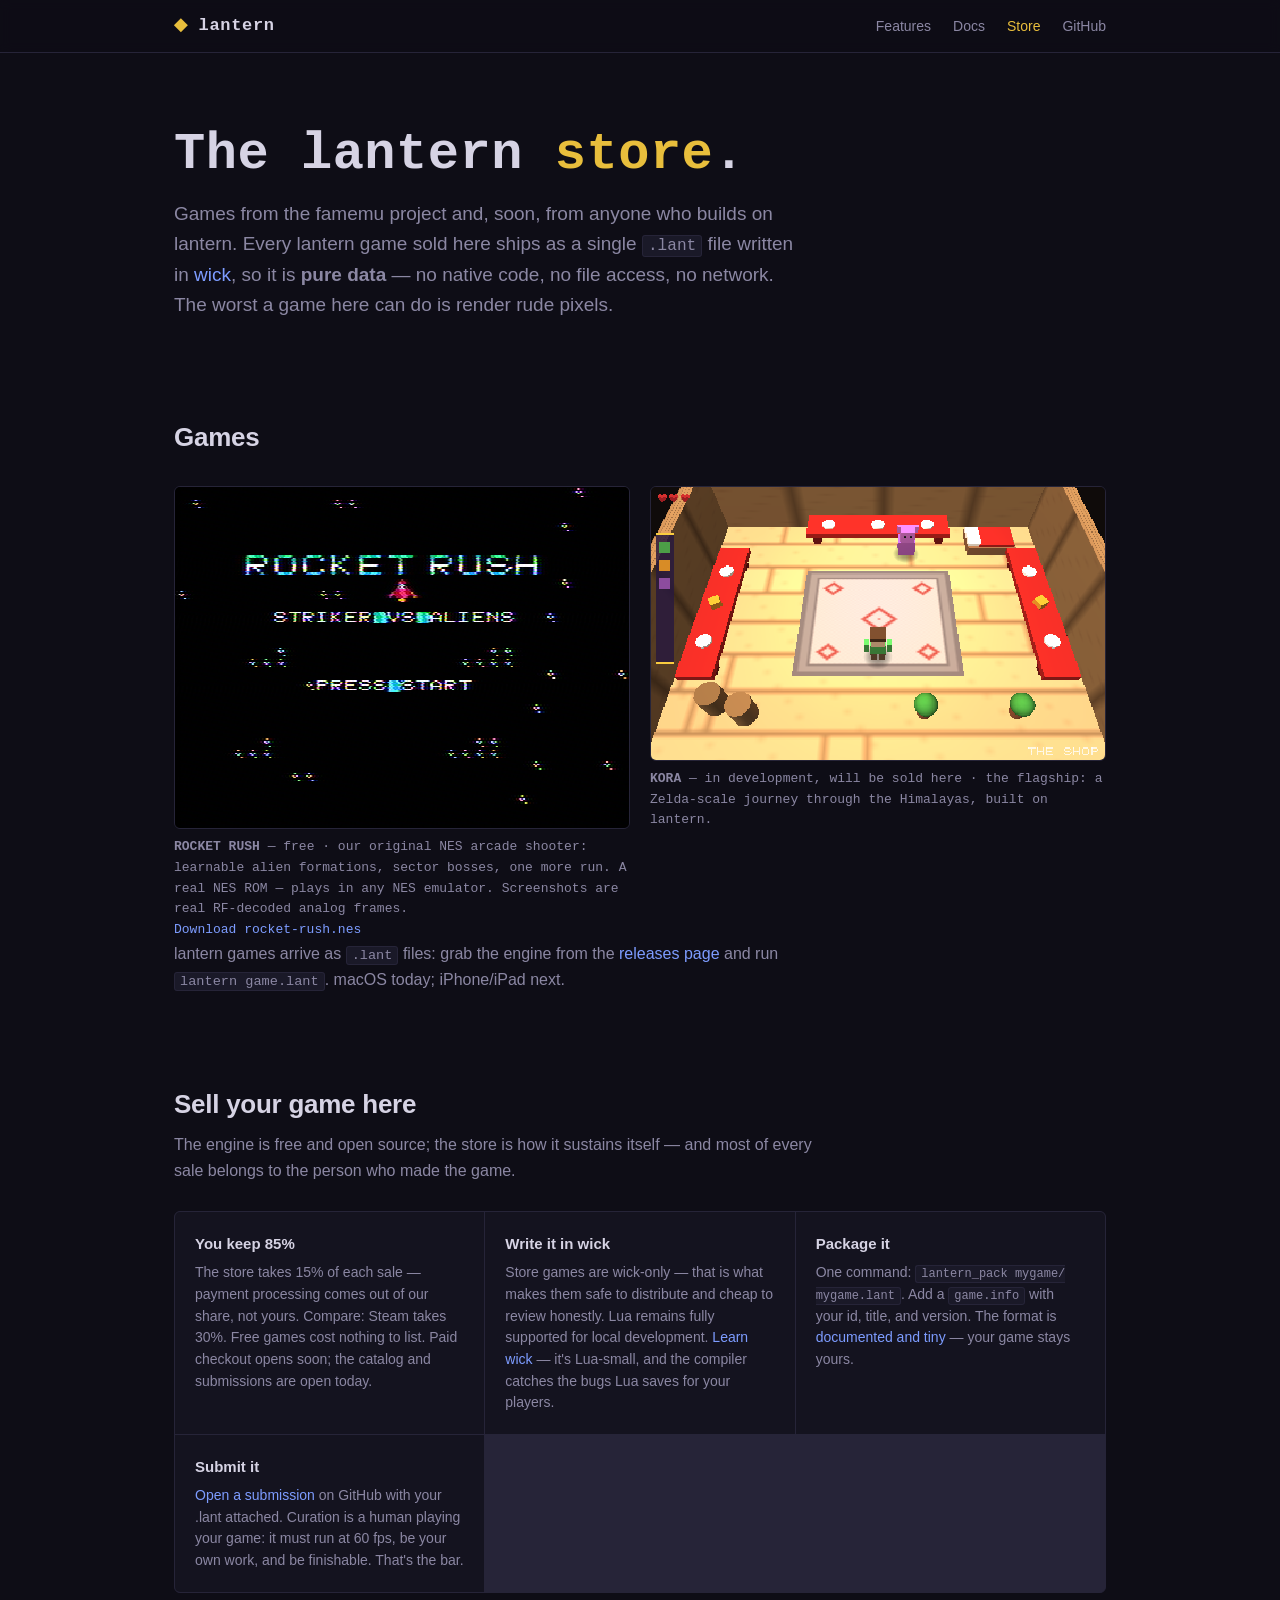
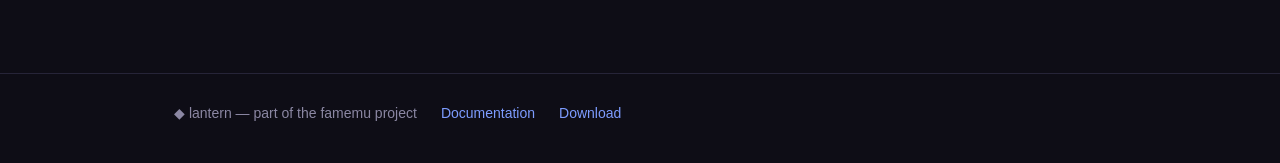
<file: site/store/index.html>
<!DOCTYPE html>
<html lang="en">
<head>
<meta charset="utf-8">
<meta name="viewport" content="width=device-width, initial-scale=1">
<title>lantern store — games for the lantern engine</title>
<meta name="description" content="Curated games for the lantern engine, delivered as .lant packages. Open engine, honest store: developers keep 85%.">
<link rel="canonical" href="https://famemu.aulenor.com/store/">
<meta property="og:type" content="website">
<meta property="og:title" content="lantern store — games for the lantern engine">
<meta property="og:description" content="Curated .lant games for the lantern engine. Developers keep 85%.">
<meta property="og:url" content="https://famemu.aulenor.com/store/">
<meta property="og:image" content="https://famemu.aulenor.com/assets/v06-showcase-title.png">
<meta name="twitter:card" content="summary_large_image">
<link rel="stylesheet" href="../style.css">
<link rel="icon" href="data:image/svg+xml,<svg xmlns='http://www.w3.org/2000/svg' viewBox='0 0 16 16'><rect x='5' y='2' width='6' height='3' fill='%23e8be3c'/><rect x='4' y='5' width='8' height='8' fill='%23e8be3c'/><rect x='6' y='7' width='4' height='4' fill='%230e0d16'/></svg>">
</head>
<body>

<header class="site">
  <div class="wrap">
    <a class="brand" href="../"><span class="tip">◆</span> lantern</a>
    <nav class="top">
      <a href="../#features">Features</a>
      <a href="../docs/">Docs</a>
      <a href="./" class="active">Store</a>
      <a href="https://github.com/alikatgh/lantern">GitHub</a>
    </nav>
  </div>
</header>

<div class="wrap">

  <div class="hero">
    <h1>The lantern <em>store</em>.</h1>
    <p class="sub">Games from the famemu project and, soon, from anyone who
    builds on lantern. Every lantern game sold here ships as a single
    <code>.lant</code> file written in
    <a href="https://alikatgh.github.io/wick-site/">wick</a>, so it is
    <b>pure data</b> — no native code, no file access, no network. The worst
    a game here can do is render rude pixels.</p>
  </div>

  <section id="games">
    <h2>Games</h2>
    <div class="gallery">
      <figure>
        <img class="shot" src="../assets/rocketrush-title.png" width="400" height="300"
             alt="Rocket Rush title screen over an analog-TV starfield: STRIKER VS ALIENS">
        <figcaption><b>ROCKET RUSH</b> — free · our original NES arcade
        shooter: learnable alien formations, sector bosses, one more run.
        A real NES ROM — plays in any NES emulator. Screenshots are real
        RF-decoded analog frames.<br>
        <a href="https://github.com/alikatgh/lantern/releases/latest/download/rocket-rush.nes">Download rocket-rush.nes</a></figcaption>
      </figure>
      <figure>
        <img class="shot" src="../assets/v06-room.png" width="400" height="240"
             alt="A warm lantern-rendered interior with a shopkeeper">
        <figcaption><b>KORA</b> — in development, will be sold here · the
        flagship: a Zelda-scale journey through the Himalayas, built on
        lantern.</figcaption>
      </figure>
    </div>
    <p class="lead">lantern games arrive as <code>.lant</code> files: grab
    the engine from the
    <a href="https://github.com/alikatgh/lantern/releases">releases page</a>
    and run <code>lantern game.lant</code>. macOS today; iPhone/iPad next.</p>
  </section>

  <section id="developers">
    <h2>Sell your game here</h2>
    <p class="lead">The engine is free and open source; the store is how it
    sustains itself — and most of every sale belongs to the person who made
    the game.</p>
    <div class="grid">
      <div class="cell">
        <h3>You keep 85%</h3>
        <p>The store takes 15% of each sale — payment processing comes out
        of our share, not yours. Compare: Steam takes 30%. Free games cost
        nothing to list. Paid checkout opens soon; the catalog and
        submissions are open today.</p>
      </div>
      <div class="cell">
        <h3>Write it in wick</h3>
        <p>Store games are wick-only — that is what makes them safe to
        distribute and cheap to review honestly. Lua remains fully
        supported for local development.
        <a href="https://alikatgh.github.io/wick-site/">Learn wick</a> —
        it's Lua-small, and the compiler catches the bugs Lua saves for
        your players.</p>
      </div>
      <div class="cell">
        <h3>Package it</h3>
        <p>One command: <code>lantern_pack mygame/ mygame.lant</code>.
        Add a <code>game.info</code> with your id, title, and version.
        The format is
        <a href="https://github.com/alikatgh/lantern/blob/main/docs/PACKAGE.md">documented and tiny</a> —
        your game stays yours.</p>
      </div>
      <div class="cell">
        <h3>Submit it</h3>
        <p><a href="https://github.com/alikatgh/lantern/issues/new?template=game-submission.md">Open a submission</a>
        on GitHub with your .lant attached. Curation is a human playing
        your game: it must run at 60 fps, be your own work, and be
        finishable. That's the bar.</p>
      </div>
    </div>
  </section>

</div>

<footer class="site">
  <div class="wrap">
    <span>◆ lantern — part of the famemu project</span>
    <a href="../docs/">Documentation</a>
    <a href="https://github.com/alikatgh/lantern/releases">Download</a>
  </div>
</footer>

</body>
</html>
</file>
<file: site/style.css>
/* lantern site — shared styles.
   Follows ~/.claude/UI_DESIGN_RULES.md: hairline borders, no shadows,
   hierarchy via weight+size, tabular numbers, state never moves geometry. */

:root {
  --bg: #0e0d16;
  --bg2: #14131f;
  --bg3: #1a1928;
  --line: #262438;
  --text: #d6d3e4;
  --dim: #8b87a3;
  --gold: #e8be3c;
  --gold-dim: #a98a2e;
  --accent: #7d9cff;
  --mono: ui-monospace, "SF Mono", SFMono-Regular, Menlo, Consolas, monospace;
  --sans: -apple-system, BlinkMacSystemFont, "Segoe UI", Roboto, sans-serif;
}

* { margin: 0; padding: 0; box-sizing: border-box; }

html { scroll-behavior: smooth; }
h1, h2, h3, section[id] { scroll-margin-top: 68px; } /* clear sticky header */

body {
  background: var(--bg);
  color: var(--text);
  font-family: var(--sans);
  font-size: 16px;
  line-height: 1.6;
  -webkit-font-smoothing: antialiased;
}

.wrap { max-width: 980px; margin: 0 auto; padding: 0 24px; }

a { color: var(--accent); text-decoration: none; }
a:hover { text-decoration: underline; }

code, pre, .mono { font-family: var(--mono); }
code {
  background: var(--bg3);
  border: 1px solid var(--line);
  border-radius: 3px;
  padding: 1px 5px;
  font-size: 0.85em;
}

pre {
  background: var(--bg2);
  border: 1px solid var(--line);
  border-radius: 6px;
  padding: 16px 18px;
  overflow-x: auto;
  font-size: 13px;
  line-height: 1.55;
}
pre code { background: none; border: none; padding: 0; font-size: inherit; }
pre .c  { color: var(--dim); }              /* comments */
pre .k  { color: var(--gold); }             /* keywords / lt.* */
pre .s  { color: #9ecf8a; }                 /* strings */

.num, .stat b { font-variant-numeric: tabular-nums; }

/* ---- header / nav ---- */
header.site {
  border-bottom: 1px solid var(--line);
  position: sticky;
  top: 0;
  background: rgba(14, 13, 22, 0.92);
  backdrop-filter: blur(6px);
  z-index: 10;
}
header.site .wrap {
  display: flex;
  align-items: baseline;
  gap: 28px;
  height: 52px;
  align-items: center;
}
.brand {
  font-family: var(--mono);
  font-weight: 700;
  font-size: 17px;
  color: var(--text);
  letter-spacing: 0.04em;
}
.brand:hover { text-decoration: none; }
.brand .tip { color: var(--gold); }
nav.top { display: flex; gap: 22px; margin-left: auto; }
nav.top a { color: var(--dim); font-size: 14px; }
nav.top a:hover { color: var(--text); text-decoration: none; }
nav.top a.active { color: var(--gold); }

/* ---- hero ---- */
.hero { padding: 72px 0 40px; }
.hero h1 {
  font-family: var(--mono);
  font-size: clamp(30px, 5.5vw, 52px);
  font-weight: 700;
  letter-spacing: 0.01em;
  line-height: 1.15;
}
.hero h1 em { font-style: normal; color: var(--gold); }
.hero p.sub {
  margin-top: 14px;
  font-size: 19px;
  color: var(--dim);
  max-width: 620px;
}
.cta { margin-top: 28px; display: flex; gap: 14px; flex-wrap: wrap; }
.btn {
  display: inline-block;
  font-family: var(--mono);
  font-size: 14px;
  padding: 10px 20px;
  border-radius: 6px;
  border: 1px solid var(--gold-dim);
  color: var(--gold);
}
.btn.primary { background: var(--gold); color: #1a1508; border-color: var(--gold); font-weight: 700; }
.btn:hover { text-decoration: none; border-color: var(--gold); }
.btn.primary:hover { background: #f2cc55; }

/* ---- screenshots ---- */
.shot {
  width: 100%;
  height: auto;
  image-rendering: pixelated;
  border: 1px solid var(--line);
  border-radius: 6px;
  display: block;
}
figure { margin: 0; }
figcaption {
  font-size: 13px;
  color: var(--dim);
  margin-top: 8px;
  font-family: var(--mono);
}

.hero-shot { margin: 44px 0 0; }

/* ---- sections ---- */
section { padding: 56px 0 8px; }
section h2 {
  font-size: 26px;
  font-weight: 700;
  letter-spacing: -0.01em;
  margin-bottom: 6px;
}
section p.lead { color: var(--dim); max-width: 640px; margin-bottom: 28px; }

.cols { display: grid; grid-template-columns: 1fr 1fr; gap: 28px; align-items: center; }
@media (max-width: 760px) { .cols { grid-template-columns: 1fr; } }

/* ---- stats ---- */
.stats {
  display: grid;
  grid-template-columns: repeat(auto-fit, minmax(150px, 1fr));
  gap: 1px;                       /* hairline dividers via grid gap —      */
  background: var(--line);        /* no border-left rails (UI rules §2)    */
  border: 1px solid var(--line);
  border-radius: 6px;
  overflow: hidden;
  margin: 36px 0 8px;
}
.stat { padding: 18px 20px; background: var(--bg2); }
.stat b { display: block; font-size: 24px; font-weight: 700; font-family: var(--mono); }
.stat span { font-size: 13px; color: var(--dim); }

/* ---- feature grid ---- */
.grid { display: grid; grid-template-columns: repeat(3, 1fr); gap: 1px; background: var(--line); border: 1px solid var(--line); border-radius: 6px; overflow: hidden; margin-top: 28px; }
@media (max-width: 760px) { .grid { grid-template-columns: 1fr; } }
.cell { background: var(--bg2); padding: 20px; }
.cell h3 { font-size: 15px; font-weight: 700; margin-bottom: 6px; }
.cell p { font-size: 14px; color: var(--dim); line-height: 1.55; }
.cell code { font-size: 12px; }

/* ---- gallery ---- */
.gallery { display: grid; grid-template-columns: 1fr 1fr; gap: 20px; margin-top: 28px; }
@media (max-width: 760px) { .gallery { grid-template-columns: 1fr; } }

/* ---- footer ---- */
footer.site {
  margin-top: 72px;
  border-top: 1px solid var(--line);
  padding: 28px 0 40px;
  font-size: 14px;
  color: var(--dim);
}
footer.site .wrap { display: flex; gap: 24px; flex-wrap: wrap; }

/* ================= docs layout ================= */
.docs { display: grid; grid-template-columns: 230px 1fr; gap: 44px; padding-top: 36px; }
@media (max-width: 860px) { .docs { grid-template-columns: 1fr; } }

aside.toc {
  position: sticky;
  top: 76px;
  align-self: start;
  font-size: 14px;
  max-height: calc(100vh - 100px);
  overflow-y: auto;
}
@media (max-width: 860px) { aside.toc { position: static; max-height: none; } }
aside.toc h4 {
  font-size: 11px;
  text-transform: uppercase;
  letter-spacing: 0.08em;
  color: var(--dim);
  margin: 18px 0 6px;
  font-weight: 600;
}
aside.toc a { display: block; color: var(--dim); padding: 3px 0 3px 10px; }
aside.toc a:hover { color: var(--text); text-decoration: none; background: var(--bg2); }

main.doc { min-width: 0; padding-bottom: 80px; }
main.doc h1 { font-size: 32px; margin: 8px 0 4px; letter-spacing: -0.01em; }
main.doc h2 {
  font-size: 22px;
  margin: 48px 0 10px;
  padding-top: 18px;
  border-top: 1px solid var(--line);
}
main.doc h3 { font-size: 16px; margin: 28px 0 8px; font-family: var(--mono); color: var(--text); font-weight: 700; }
main.doc p { margin: 10px 0; max-width: 70ch; }
main.doc p.dim, main.doc li.dim { color: var(--dim); }
main.doc ul { margin: 10px 0 10px 22px; }
main.doc li { margin: 4px 0; max-width: 68ch; }
main.doc pre { margin: 14px 0; }

table.api { width: 100%; border-collapse: collapse; font-size: 14px; margin: 14px 0; }
table.api th {
  text-align: left;
  font-size: 11px;
  text-transform: uppercase;
  letter-spacing: 0.07em;
  color: var(--dim);
  font-weight: 600;
  padding: 8px 12px;
  border-bottom: 1px solid var(--line);
}
table.api td { padding: 8px 12px; border-bottom: 1px solid var(--line); vertical-align: top; }
table.api td:first-child { font-family: var(--mono); font-size: 13px; white-space: nowrap; color: var(--text); }
table.api td:last-child { color: var(--dim); }

.note {
  border: 1px solid var(--line);
  border-radius: 6px;
  background: var(--bg2);
  padding: 12px 16px;
  font-size: 14px;
  color: var(--dim);
  margin: 14px 0;
}
.note b { color: var(--gold); }
</file>
